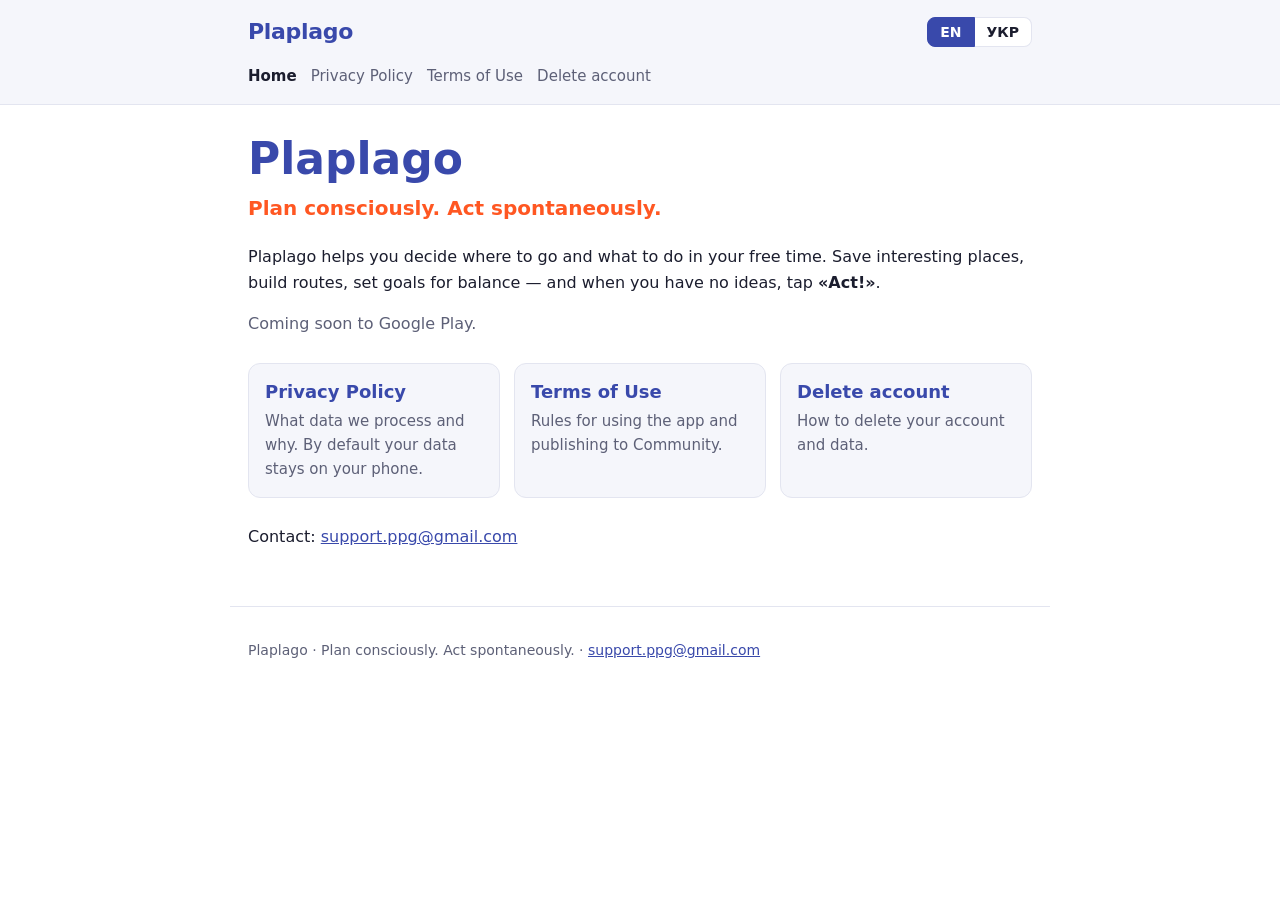
<file: index.html>
<!doctype html>
<html lang="en" data-lang="en">
<head>
<meta charset="utf-8">
<meta name="viewport" content="width=device-width, initial-scale=1">
<title>Plaplago · Plaplago</title>
<meta name="description" content="Plaplago — plan your free time: places, routes and goals.">
<link rel="stylesheet" href="style.css">
<script src="lang.js"></script>
</head>
<body>
<header class="top">
  <div class="wrap bar">
    <a class="brand" href="index.html" data-keep>Plaplago</a>
    <div class="switch" role="group" aria-label="Language">
      <button type="button" data-set="en">EN</button><button type="button" data-set="uk">УКР</button>
    </div>
  </div>
  <nav class="wrap nav"><span lang="en"><a href="index.html" class="on" data-keep>Home</a><a href="privacy.html" class="" data-keep>Privacy Policy</a><a href="terms.html" class="" data-keep>Terms of Use</a><a href="delete-account.html" class="" data-keep>Delete account</a></span><span lang="uk"><a href="index.html" class="on" data-keep>Головна</a><a href="privacy.html" class="" data-keep>Політика конфіденційності</a><a href="terms.html" class="" data-keep>Умови використання</a><a href="delete-account.html" class="" data-keep>Видалення акаунта</a></span></nav>
</header>
<main class="wrap">
<article lang="en">
<section class="hero">
<h1>Plaplago</h1>
<p class="tag">Plan consciously. Act spontaneously.</p>
<p>Plaplago helps you decide where to go and what to do in your free time. Save interesting places, build routes, set goals for balance — and when you have no ideas, tap <b>«Act!»</b>.</p>
<p class="soon">Coming soon to Google Play.</p>
</section>
<section class="cards">
<a class="card" href="privacy.html" data-keep><h2>Privacy Policy</h2><p>What data we process and why. By default your data stays on your phone.</p></a>
<a class="card" href="terms.html" data-keep><h2>Terms of Use</h2><p>Rules for using the app and publishing to Community.</p></a>
<a class="card" href="delete-account.html" data-keep><h2>Delete account</h2><p>How to delete your account and data.</p></a>
</section>
<p>Contact: <a href="mailto:support.ppg@gmail.com">support.ppg@gmail.com</a></p>
</article>
<article lang="uk">
<section class="hero">
<h1>Plaplago</h1>
<p class="tag">Плануй свідомо. Дій спонтанно.</p>
<p>Plaplago допомагає вирішити, куди піти і чим зайнятися у вільний час. Зберігай цікаві місця, складай маршрути, став цілі для балансу — а коли немає ідей, тисни <b>«ДІЙ!»</b>.</p>
<p class="soon">Незабаром у Google Play.</p>
</section>
<section class="cards">
<a class="card" href="privacy.html" data-keep><h2>Політика конфіденційності</h2><p>Які дані ми обробляємо і навіщо. За замовчуванням твої дані лишаються на телефоні.</p></a>
<a class="card" href="terms.html" data-keep><h2>Умови використання</h2><p>Правила користування застосунком і публікацій у «Спільноті».</p></a>
<a class="card" href="delete-account.html" data-keep><h2>Видалення акаунта</h2><p>Як видалити акаунт і дані.</p></a>
</section>
<p>Контакт: <a href="mailto:support.ppg@gmail.com">support.ppg@gmail.com</a></p>
</article>
</main>
<footer class="wrap foot">
  <p lang="en">Plaplago · Plan consciously. Act spontaneously. · <a href="mailto:support.ppg@gmail.com">support.ppg@gmail.com</a></p>
  <p lang="uk">Plaplago · Плануй свідомо. Дій спонтанно. · <a href="mailto:support.ppg@gmail.com">support.ppg@gmail.com</a></p>
</footer>
</body>
</html>
</file>
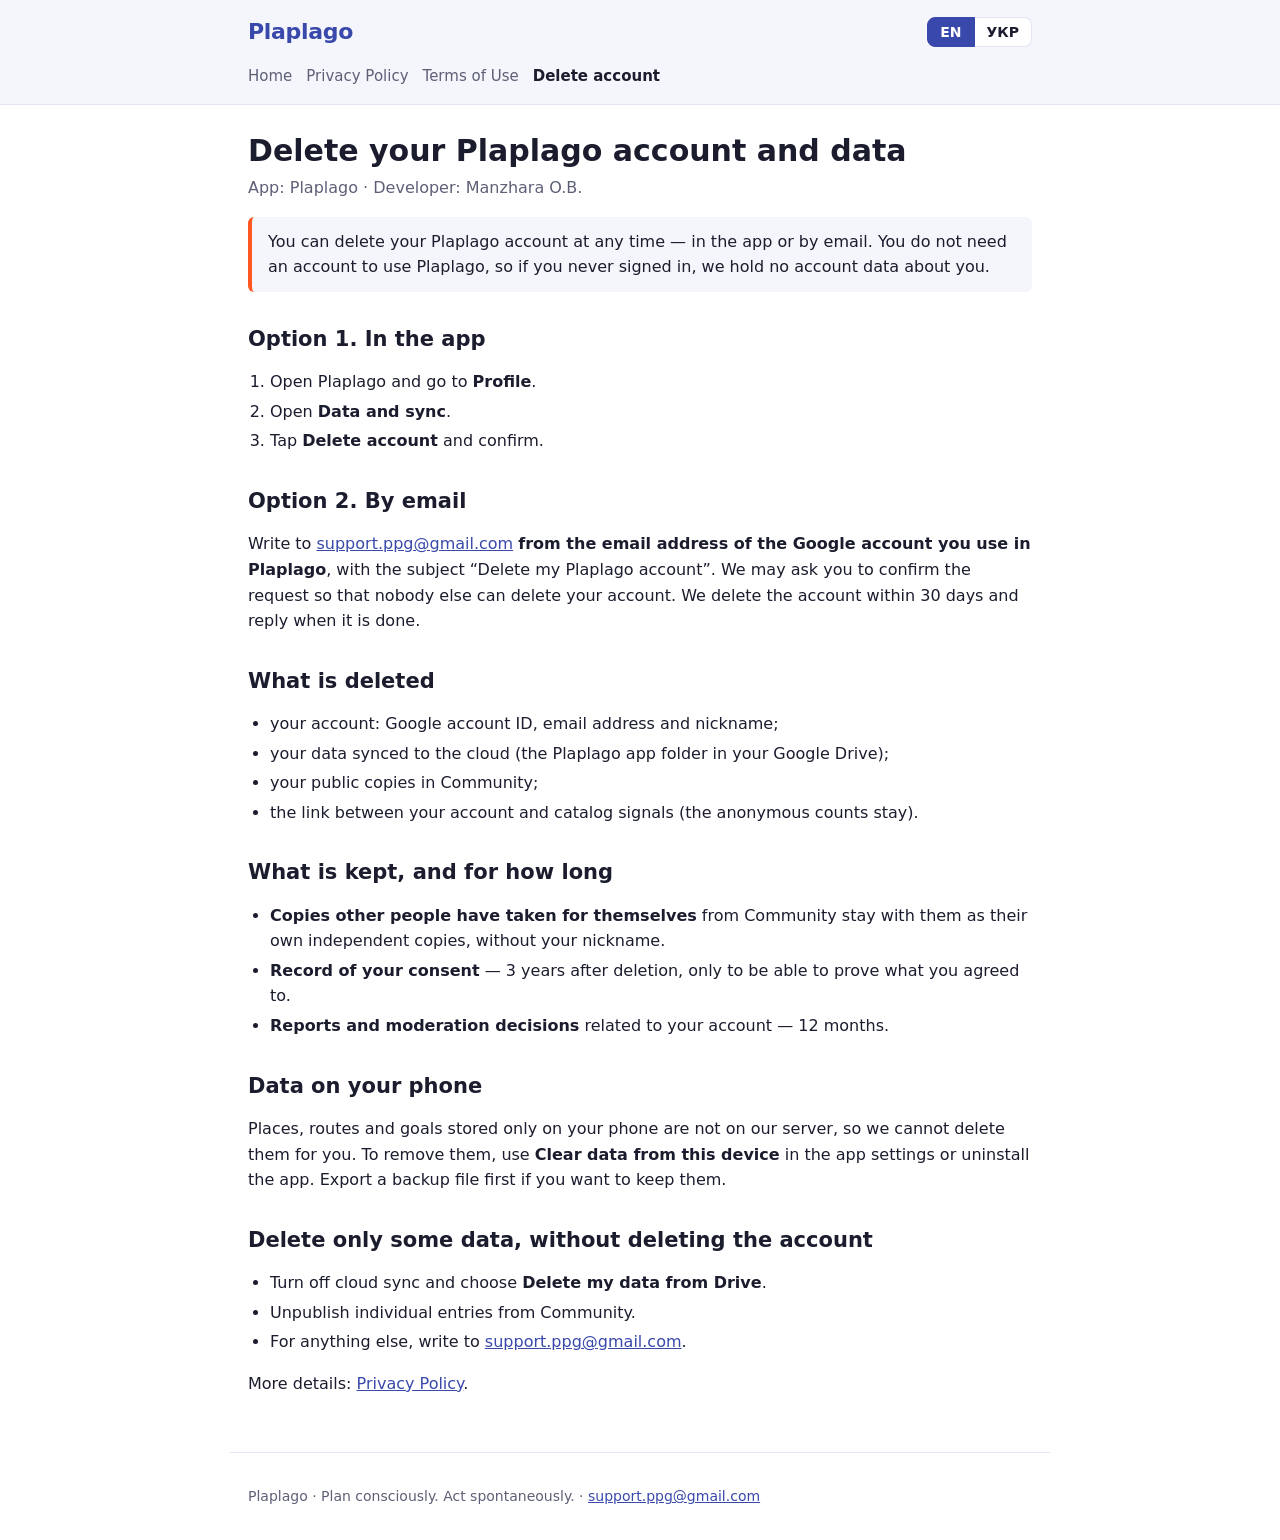
<file: delete-account.html>
<!doctype html>
<html lang="en" data-lang="en">
<head>
<meta charset="utf-8">
<meta name="viewport" content="width=device-width, initial-scale=1">
<title>Delete account · Plaplago</title>
<meta name="description" content="How to delete your Plaplago account and data.">
<link rel="stylesheet" href="style.css">
<script src="lang.js"></script>
</head>
<body>
<header class="top">
  <div class="wrap bar">
    <a class="brand" href="index.html" data-keep>Plaplago</a>
    <div class="switch" role="group" aria-label="Language">
      <button type="button" data-set="en">EN</button><button type="button" data-set="uk">УКР</button>
    </div>
  </div>
  <nav class="wrap nav"><span lang="en"><a href="index.html" class="" data-keep>Home</a><a href="privacy.html" class="" data-keep>Privacy Policy</a><a href="terms.html" class="" data-keep>Terms of Use</a><a href="delete-account.html" class="on" data-keep>Delete account</a></span><span lang="uk"><a href="index.html" class="" data-keep>Головна</a><a href="privacy.html" class="" data-keep>Політика конфіденційності</a><a href="terms.html" class="" data-keep>Умови використання</a><a href="delete-account.html" class="on" data-keep>Видалення акаунта</a></span></nav>
</header>
<main class="wrap">
<article lang="en">
<h1>Delete your Plaplago account and data</h1>
<p class="meta">App: Plaplago · Developer: Manzhara O.B.</p>
<p class="lead">You can delete your Plaplago account at any time — in the app or by email. You do not need an account to use Plaplago, so if you never signed in, we hold no account data about you.</p>

<h2>Option 1. In the app</h2>
<ol>
<li>Open Plaplago and go to <b>Profile</b>.</li>
<li>Open <b>Data and sync</b>.</li>
<li>Tap <b>Delete account</b> and confirm.</li>
</ol>

<h2>Option 2. By email</h2>
<p>Write to <a href="mailto:support.ppg@gmail.com">support.ppg@gmail.com</a> <b>from the email address of the Google account you use in Plaplago</b>, with the subject “Delete my Plaplago account”. We may ask you to confirm the request so that nobody else can delete your account. We delete the account within 30 days and reply when it is done.</p>

<h2>What is deleted</h2>
<ul>
<li>your account: Google account ID, email address and nickname;</li>
<li>your data synced to the cloud (the Plaplago app folder in your Google Drive);</li>
<li>your public copies in Community;</li>
<li>the link between your account and catalog signals (the anonymous counts stay).</li>
</ul>

<h2>What is kept, and for how long</h2>
<ul>
<li><b>Copies other people have taken for themselves</b> from Community stay with them as their own independent copies, without your nickname.</li>
<li><b>Record of your consent</b> — 3 years after deletion, only to be able to prove what you agreed to.</li>
<li><b>Reports and moderation decisions</b> related to your account — 12 months.</li>
</ul>

<h2>Data on your phone</h2>
<p>Places, routes and goals stored only on your phone are not on our server, so we cannot delete them for you. To remove them, use <b>Clear data from this device</b> in the app settings or uninstall the app. Export a backup file first if you want to keep them.</p>

<h2>Delete only some data, without deleting the account</h2>
<ul>
<li>Turn off cloud sync and choose <b>Delete my data from Drive</b>.</li>
<li>Unpublish individual entries from Community.</li>
<li>For anything else, write to <a href="mailto:support.ppg@gmail.com">support.ppg@gmail.com</a>.</li>
</ul>
<p>More details: <a href="privacy.html" data-keep>Privacy Policy</a>.</p>
</article>
<article lang="uk">
<h1>Видалення акаунта Plaplago і даних</h1>
<p class="meta">Застосунок: Plaplago · Розробник: Манжара О.Б.</p>
<p class="lead">Видалити акаунт Plaplago можна будь-коли — у застосунку або листом. Користуватися Plaplago можна без акаунта, тож якщо ти ніколи не входив, жодних даних акаунта про тебе в нас немає.</p>

<h2>Спосіб 1. У застосунку</h2>
<ol>
<li>Відкрий Plaplago і перейди в <b>Профіль</b>.</li>
<li>Відкрий <b>Дані й синхронізація</b>.</li>
<li>Натисни <b>Видалити акаунт</b> і підтверди.</li>
</ol>

<h2>Спосіб 2. Листом</h2>
<p>Напиши на <a href="mailto:support.ppg@gmail.com">support.ppg@gmail.com</a> <b>з адреси Google-акаунта, яким користуєшся в Plaplago</b>, з темою «Delete my Plaplago account» (можна й українською: «Видалити мій акаунт Plaplago»). Ми можемо попросити підтвердити запит, щоб ніхто інший не видалив твій акаунт. Акаунт видаляємо протягом 30 днів і відповідаємо, коли все зроблено.</p>

<h2>Що видаляється</h2>
<ul>
<li>твій акаунт: ідентифікатор Google-акаунта, email і нікнейм;</li>
<li>синхронізовані дані (папка застосунку Plaplago на твоєму Google Диску);</li>
<li>твої публічні копії в «Спільноті»;</li>
<li>зв'язок між твоїм акаунтом і сигналами каталогу (анонімні лічильники лишаються).</li>
</ul>

<h2>Що зберігається і скільки</h2>
<ul>
<li><b>Копії, які інші люди взяли собі</b> зі «Спільноти», лишаються в них як їхні самостійні копії, без твого нікнейму.</li>
<li><b>Запис про згоду</b> — 3 роки після видалення, лише щоб можна було довести, з чим ти погодився.</li>
<li><b>Скарги й рішення модерації</b>, пов'язані з акаунтом, — 12 місяців.</li>
</ul>

<h2>Дані на телефоні</h2>
<p>Місця, маршрути й цілі, які зберігаються лише на телефоні, не потрапляють на наш сервер, тож ми не можемо видалити їх за тебе. Щоб прибрати їх, скористайся пунктом <b>Стерти дані з пристрою</b> в налаштуваннях або видали застосунок. Якщо хочеш зберегти їх, спершу зроби копію у файл.</p>

<h2>Видалити лише частину даних, не видаляючи акаунт</h2>
<ul>
<li>Вимкни синхронізацію і обери <b>Видалити мої дані з Диска</b>.</li>
<li>Зніми окремі записи з публікації в «Спільноті».</li>
<li>З усім іншим пиши на <a href="mailto:support.ppg@gmail.com">support.ppg@gmail.com</a>.</li>
</ul>
<p>Детальніше: <a href="privacy.html" data-keep>Політика конфіденційності</a>.</p>
</article>
</main>
<footer class="wrap foot">
  <p lang="en">Plaplago · Plan consciously. Act spontaneously. · <a href="mailto:support.ppg@gmail.com">support.ppg@gmail.com</a></p>
  <p lang="uk">Plaplago · Плануй свідомо. Дій спонтанно. · <a href="mailto:support.ppg@gmail.com">support.ppg@gmail.com</a></p>
</footer>
</body>
</html>
</file>
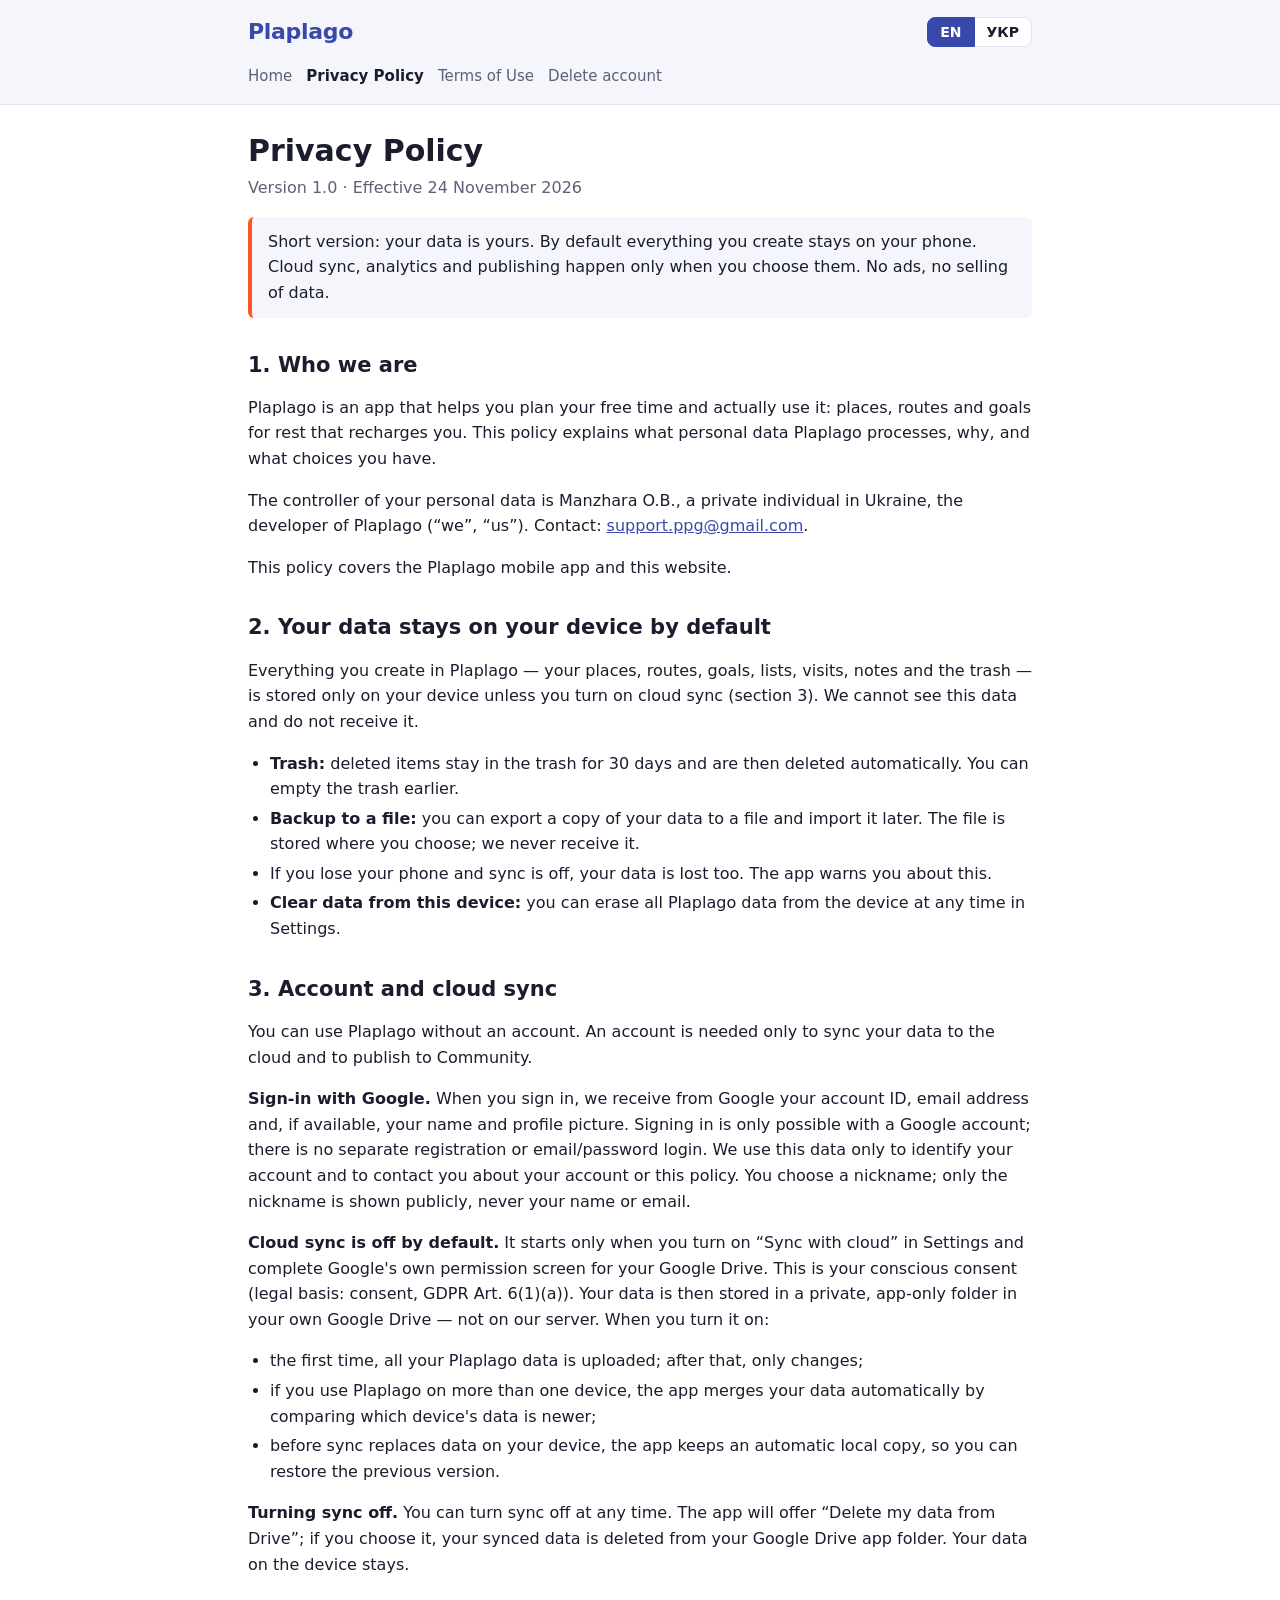
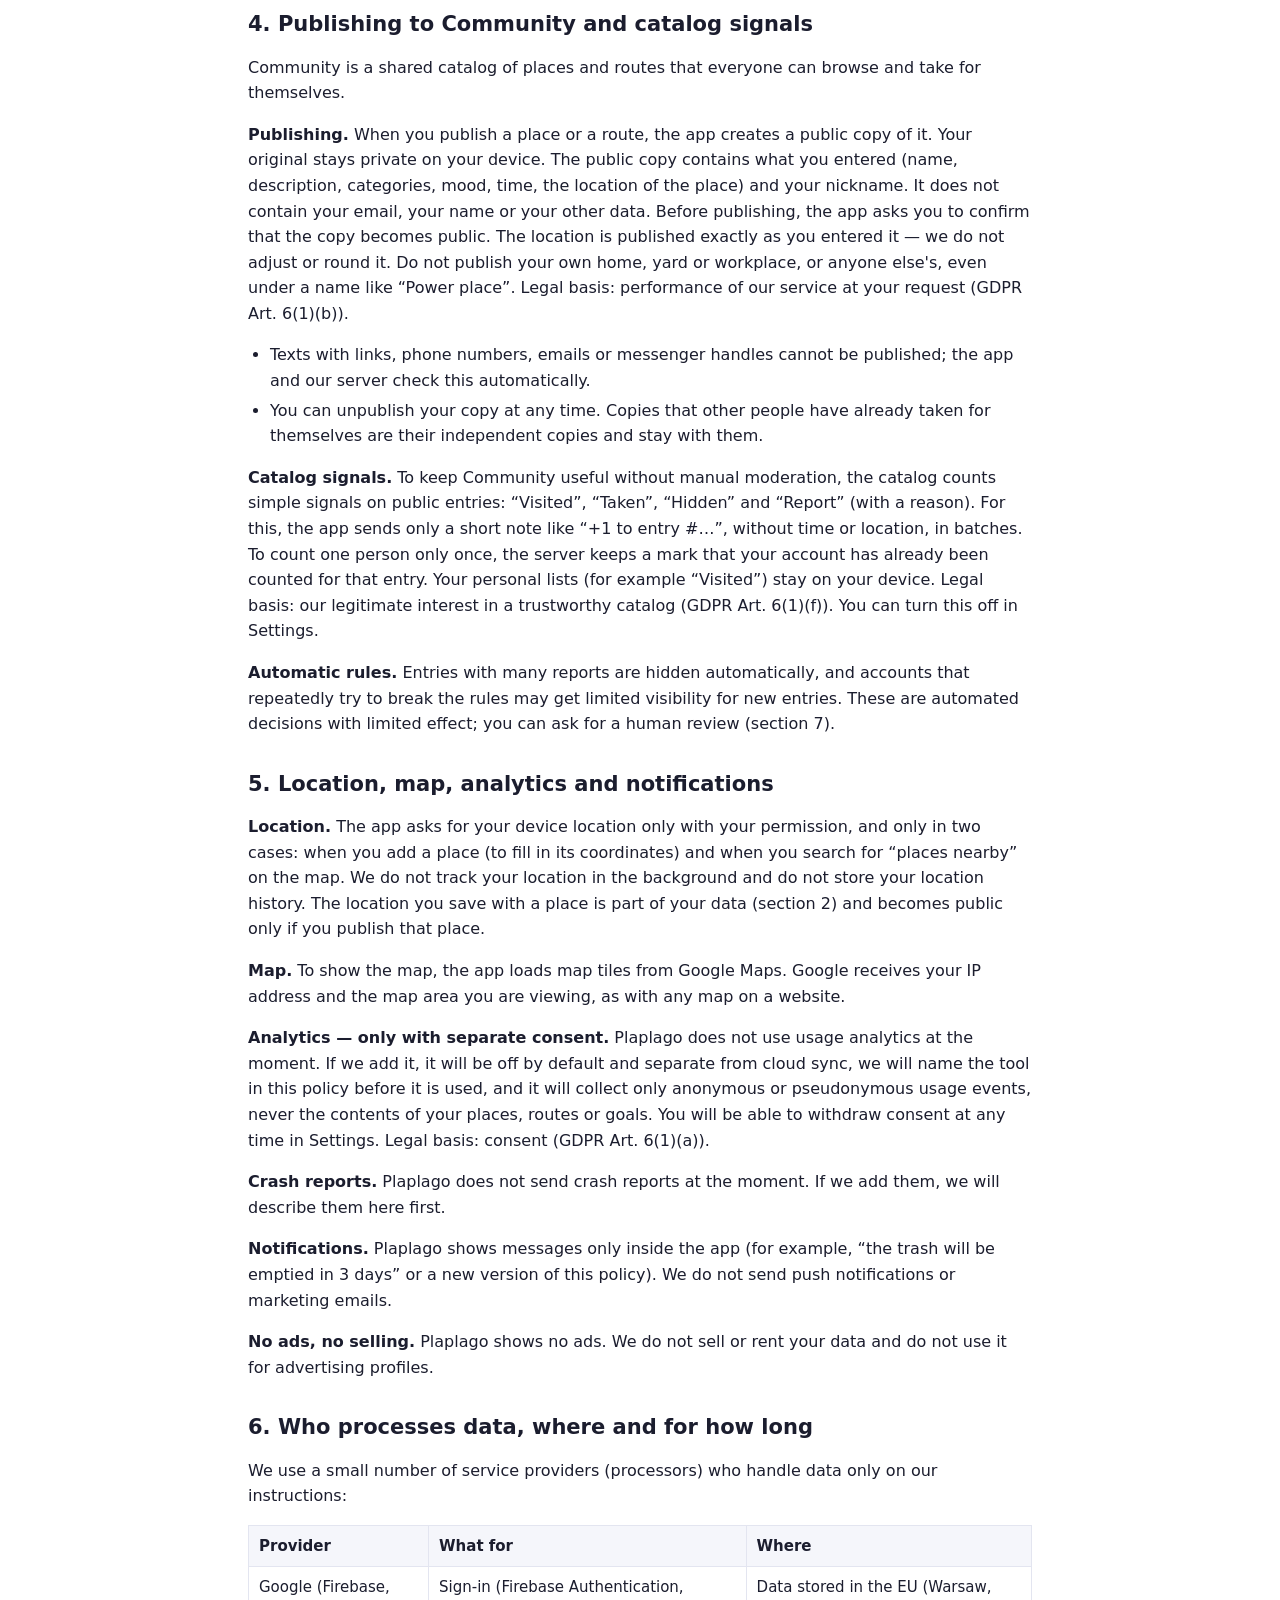
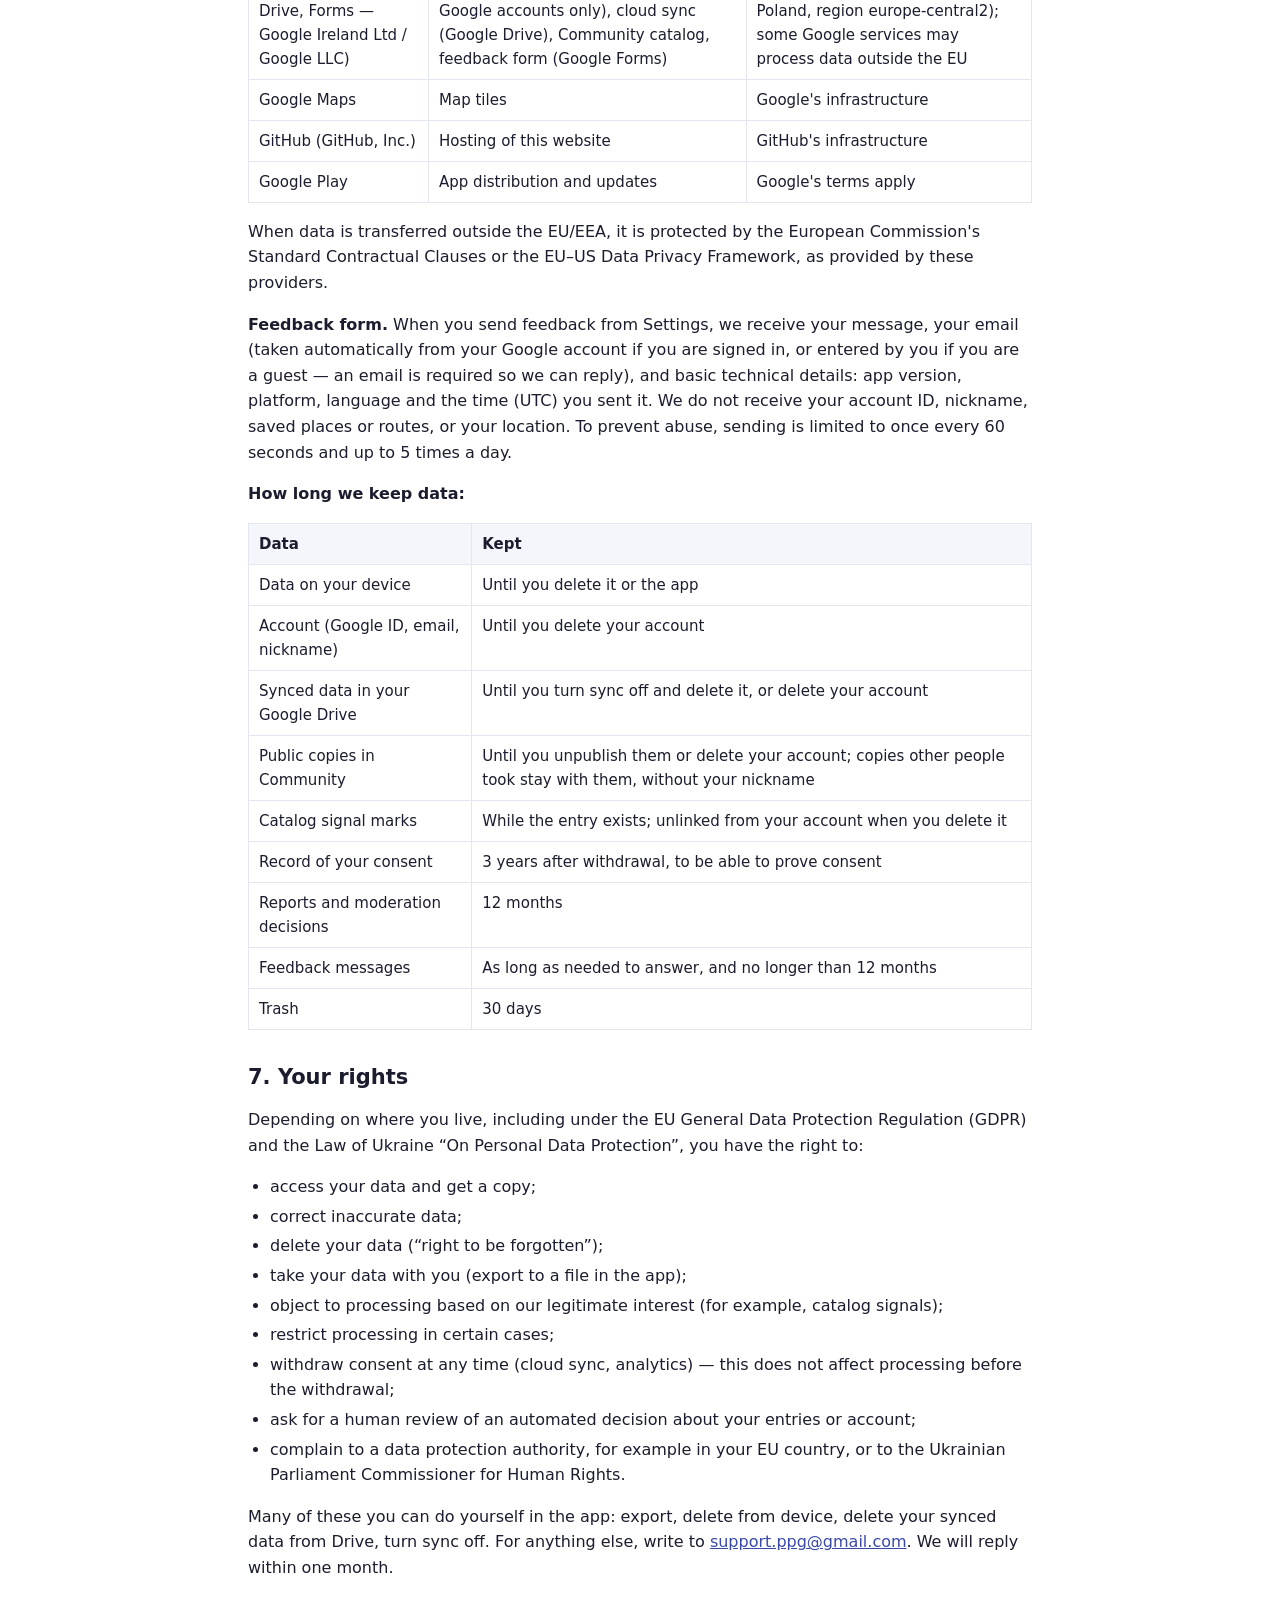
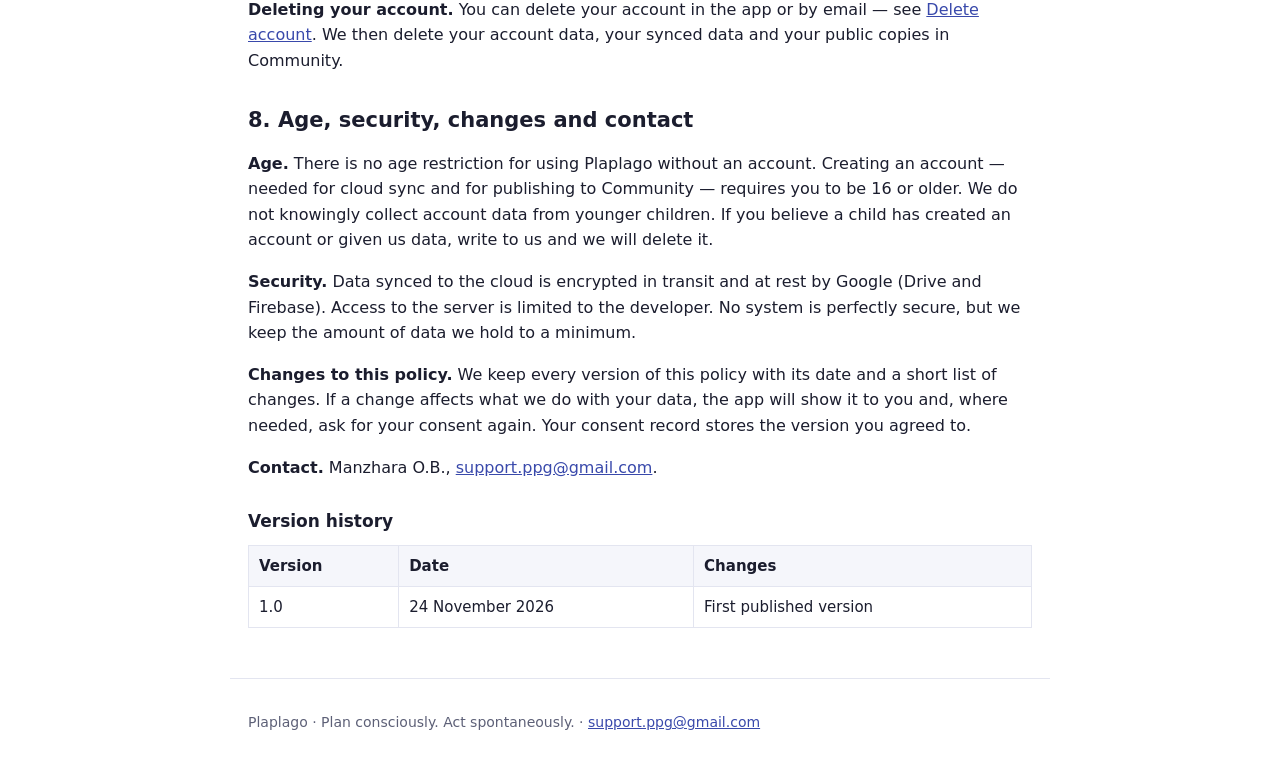
<file: privacy.html>
<!doctype html>
<html lang="en" data-lang="en">
<head>
<meta charset="utf-8">
<meta name="viewport" content="width=device-width, initial-scale=1">
<title>Privacy Policy · Plaplago</title>
<meta name="description" content="Plaplago Privacy Policy: what data we process, why, and your choices.">
<link rel="stylesheet" href="style.css">
<script src="lang.js"></script>
</head>
<body>
<header class="top">
  <div class="wrap bar">
    <a class="brand" href="index.html" data-keep>Plaplago</a>
    <div class="switch" role="group" aria-label="Language">
      <button type="button" data-set="en">EN</button><button type="button" data-set="uk">УКР</button>
    </div>
  </div>
  <nav class="wrap nav"><span lang="en"><a href="index.html" class="" data-keep>Home</a><a href="privacy.html" class="on" data-keep>Privacy Policy</a><a href="terms.html" class="" data-keep>Terms of Use</a><a href="delete-account.html" class="" data-keep>Delete account</a></span><span lang="uk"><a href="index.html" class="" data-keep>Головна</a><a href="privacy.html" class="on" data-keep>Політика конфіденційності</a><a href="terms.html" class="" data-keep>Умови використання</a><a href="delete-account.html" class="" data-keep>Видалення акаунта</a></span></nav>
</header>
<main class="wrap">
<article lang="en">
<h1>Privacy Policy</h1>
<p class="meta">Version 1.0 · Effective 24 November 2026</p>
<p class="lead">Short version: your data is yours. By default everything you create stays on your phone. Cloud sync, analytics and publishing happen only when you choose them. No ads, no selling of data.</p>

<h2>1. Who we are</h2>
<p>Plaplago is an app that helps you plan your free time and actually use it: places, routes and goals for rest that recharges you. This policy explains what personal data Plaplago processes, why, and what choices you have.</p>
<p>The controller of your personal data is Manzhara O.B., a private individual in Ukraine, the developer of Plaplago (“we”, “us”). Contact: <a href="mailto:support.ppg@gmail.com">support.ppg@gmail.com</a>.</p>
<p>This policy covers the Plaplago mobile app and this website.</p>

<h2>2. Your data stays on your device by default</h2>
<p>Everything you create in Plaplago — your places, routes, goals, lists, visits, notes and the trash — is stored only on your device unless you turn on cloud sync (section 3). We cannot see this data and do not receive it.</p>
<ul>
<li><b>Trash:</b> deleted items stay in the trash for 30 days and are then deleted automatically. You can empty the trash earlier.</li>
<li><b>Backup to a file:</b> you can export a copy of your data to a file and import it later. The file is stored where you choose; we never receive it.</li>
<li>If you lose your phone and sync is off, your data is lost too. The app warns you about this.</li>
<li><b>Clear data from this device:</b> you can erase all Plaplago data from the device at any time in Settings.</li>
</ul>

<h2>3. Account and cloud sync</h2>
<p>You can use Plaplago without an account. An account is needed only to sync your data to the cloud and to publish to Community.</p>
<p><b>Sign-in with Google.</b> When you sign in, we receive from Google your account ID, email address and, if available, your name and profile picture. Signing in is only possible with a Google account; there is no separate registration or email/password login. We use this data only to identify your account and to contact you about your account or this policy. You choose a nickname; only the nickname is shown publicly, never your name or email.</p>
<p><b>Cloud sync is off by default.</b> It starts only when you turn on “Sync with cloud” in Settings and complete Google's own permission screen for your Google Drive. This is your conscious consent (legal basis: consent, GDPR Art. 6(1)(a)). Your data is then stored in a private, app-only folder in your own Google Drive — not on our server. When you turn it on:</p>
<ul>
<li>the first time, all your Plaplago data is uploaded; after that, only changes;</li>
<li>if you use Plaplago on more than one device, the app merges your data automatically by comparing which device's data is newer;</li>
<li>before sync replaces data on your device, the app keeps an automatic local copy, so you can restore the previous version.</li>
</ul>
<p><b>Turning sync off.</b> You can turn sync off at any time. The app will offer “Delete my data from Drive”; if you choose it, your synced data is deleted from your Google Drive app folder. Your data on the device stays.</p>

<h2>4. Publishing to Community and catalog signals</h2>
<p>Community is a shared catalog of places and routes that everyone can browse and take for themselves.</p>
<p><b>Publishing.</b> When you publish a place or a route, the app creates a public copy of it. Your original stays private on your device. The public copy contains what you entered (name, description, categories, mood, time, the location of the place) and your nickname. It does not contain your email, your name or your other data. Before publishing, the app asks you to confirm that the copy becomes public. The location is published exactly as you entered it — we do not adjust or round it. Do not publish your own home, yard or workplace, or anyone else's, even under a name like “Power place”. Legal basis: performance of our service at your request (GDPR Art. 6(1)(b)).</p>
<ul>
<li>Texts with links, phone numbers, emails or messenger handles cannot be published; the app and our server check this automatically.</li>
<li>You can unpublish your copy at any time. Copies that other people have already taken for themselves are their independent copies and stay with them.</li>
</ul>
<p><b>Catalog signals.</b> To keep Community useful without manual moderation, the catalog counts simple signals on public entries: “Visited”, “Taken”, “Hidden” and “Report” (with a reason). For this, the app sends only a short note like “+1 to entry #…”, without time or location, in batches. To count one person only once, the server keeps a mark that your account has already been counted for that entry. Your personal lists (for example “Visited”) stay on your device. Legal basis: our legitimate interest in a trustworthy catalog (GDPR Art. 6(1)(f)). You can turn this off in Settings.</p>
<p><b>Automatic rules.</b> Entries with many reports are hidden automatically, and accounts that repeatedly try to break the rules may get limited visibility for new entries. These are automated decisions with limited effect; you can ask for a human review (section 7).</p>

<h2>5. Location, map, analytics and notifications</h2>
<p><b>Location.</b> The app asks for your device location only with your permission, and only in two cases: when you add a place (to fill in its coordinates) and when you search for “places nearby” on the map. We do not track your location in the background and do not store your location history. The location you save with a place is part of your data (section 2) and becomes public only if you publish that place.</p>
<p><b>Map.</b> To show the map, the app loads map tiles from Google Maps. Google receives your IP address and the map area you are viewing, as with any map on a website.</p>
<p><b>Analytics — only with separate consent.</b> Plaplago does not use usage analytics at the moment. If we add it, it will be off by default and separate from cloud sync, we will name the tool in this policy before it is used, and it will collect only anonymous or pseudonymous usage events, never the contents of your places, routes or goals. You will be able to withdraw consent at any time in Settings. Legal basis: consent (GDPR Art. 6(1)(a)).</p>
<p><b>Crash reports.</b> Plaplago does not send crash reports at the moment. If we add them, we will describe them here first.</p>
<p><b>Notifications.</b> Plaplago shows messages only inside the app (for example, “the trash will be emptied in 3 days” or a new version of this policy). We do not send push notifications or marketing emails.</p>
<p><b>No ads, no selling.</b> Plaplago shows no ads. We do not sell or rent your data and do not use it for advertising profiles.</p>

<h2>6. Who processes data, where and for how long</h2>
<p>We use a small number of service providers (processors) who handle data only on our instructions:</p>
<div class="tbl"><table>
<tr><th>Provider</th><th>What for</th><th>Where</th></tr>
<tr><td>Google (Firebase, Drive, Forms — Google Ireland Ltd / Google LLC)</td><td>Sign-in (Firebase Authentication, Google accounts only), cloud sync (Google Drive), Community catalog, feedback form (Google Forms)</td><td>Data stored in the EU (Warsaw, Poland, region europe-central2); some Google services may process data outside the EU</td></tr>
<tr><td>Google Maps</td><td>Map tiles</td><td>Google's infrastructure</td></tr>
<tr><td>GitHub (GitHub, Inc.)</td><td>Hosting of this website</td><td>GitHub's infrastructure</td></tr>
<tr><td>Google Play</td><td>App distribution and updates</td><td>Google's terms apply</td></tr>
</table></div>
<p>When data is transferred outside the EU/EEA, it is protected by the European Commission's Standard Contractual Clauses or the EU–US Data Privacy Framework, as provided by these providers.</p>
<p><b>Feedback form.</b> When you send feedback from Settings, we receive your message, your email (taken automatically from your Google account if you are signed in, or entered by you if you are a guest — an email is required so we can reply), and basic technical details: app version, platform, language and the time (UTC) you sent it. We do not receive your account ID, nickname, saved places or routes, or your location. To prevent abuse, sending is limited to once every 60 seconds and up to 5 times a day.</p>
<p><b>How long we keep data:</b></p>
<div class="tbl"><table>
<tr><th>Data</th><th>Kept</th></tr>
<tr><td>Data on your device</td><td>Until you delete it or the app</td></tr>
<tr><td>Account (Google ID, email, nickname)</td><td>Until you delete your account</td></tr>
<tr><td>Synced data in your Google Drive</td><td>Until you turn sync off and delete it, or delete your account</td></tr>
<tr><td>Public copies in Community</td><td>Until you unpublish them or delete your account; copies other people took stay with them, without your nickname</td></tr>
<tr><td>Catalog signal marks</td><td>While the entry exists; unlinked from your account when you delete it</td></tr>
<tr><td>Record of your consent</td><td>3 years after withdrawal, to be able to prove consent</td></tr>
<tr><td>Reports and moderation decisions</td><td>12 months</td></tr>
<tr><td>Feedback messages</td><td>As long as needed to answer, and no longer than 12 months</td></tr>
<tr><td>Trash</td><td>30 days</td></tr>
</table></div>

<h2>7. Your rights</h2>
<p>Depending on where you live, including under the EU General Data Protection Regulation (GDPR) and the Law of Ukraine “On Personal Data Protection”, you have the right to:</p>
<ul>
<li>access your data and get a copy;</li>
<li>correct inaccurate data;</li>
<li>delete your data (“right to be forgotten”);</li>
<li>take your data with you (export to a file in the app);</li>
<li>object to processing based on our legitimate interest (for example, catalog signals);</li>
<li>restrict processing in certain cases;</li>
<li>withdraw consent at any time (cloud sync, analytics) — this does not affect processing before the withdrawal;</li>
<li>ask for a human review of an automated decision about your entries or account;</li>
<li>complain to a data protection authority, for example in your EU country, or to the Ukrainian Parliament Commissioner for Human Rights.</li>
</ul>
<p>Many of these you can do yourself in the app: export, delete from device, delete your synced data from Drive, turn sync off. For anything else, write to <a href="mailto:support.ppg@gmail.com">support.ppg@gmail.com</a>. We will reply within one month.</p>
<p><b>Deleting your account.</b> You can delete your account in the app or by email — see <a href="delete-account.html" data-keep>Delete account</a>. We then delete your account data, your synced data and your public copies in Community.</p>

<h2>8. Age, security, changes and contact</h2>
<p><b>Age.</b> There is no age restriction for using Plaplago without an account. Creating an account — needed for cloud sync and for publishing to Community — requires you to be 16 or older. We do not knowingly collect account data from younger children. If you believe a child has created an account or given us data, write to us and we will delete it.</p>
<p><b>Security.</b> Data synced to the cloud is encrypted in transit and at rest by Google (Drive and Firebase). Access to the server is limited to the developer. No system is perfectly secure, but we keep the amount of data we hold to a minimum.</p>
<p><b>Changes to this policy.</b> We keep every version of this policy with its date and a short list of changes. If a change affects what we do with your data, the app will show it to you and, where needed, ask for your consent again. Your consent record stores the version you agreed to.</p>
<p><b>Contact.</b> Manzhara O.B., <a href="mailto:support.ppg@gmail.com">support.ppg@gmail.com</a>.</p>

<h3>Version history</h3>
<div class="tbl"><table>
<tr><th>Version</th><th>Date</th><th>Changes</th></tr>
<tr><td>1.0</td><td>24 November 2026</td><td>First published version</td></tr>
</table></div>
</article>
<article lang="uk">
<h1>Політика конфіденційності</h1>
<p class="meta">Версія 1.0 · Чинна з 24 листопада 2026</p>
<p class="lead">Коротко: твої дані — твої. За замовчуванням усе, що ти створюєш, лишається на твоєму телефоні. Синхронізація з хмарою, аналітика і публікації відбуваються лише тоді, коли ти сам їх обираєш. Без реклами і без продажу даних.</p>

<h2>1. Хто ми</h2>
<p>Plaplago — це застосунок, який допомагає планувати вільний час і справді його використовувати: місця, маршрути й цілі для відпочинку, який відновлює. Ця політика пояснює, які персональні дані обробляє Plaplago, навіщо і який у тебе вибір.</p>
<p>Власник (контролер) персональних даних — Манжара О.Б., фізична особа в Україні, розробник Plaplago («ми»). Контакт: <a href="mailto:support.ppg@gmail.com">support.ppg@gmail.com</a>.</p>
<p>Політика стосується мобільного застосунку Plaplago і цього сайту.</p>

<h2>2. За замовчуванням дані лишаються на твоєму пристрої</h2>
<p>Усе, що ти створюєш у Plaplago — місця, маршрути, цілі, списки, відвідування, нотатки і кошик, — зберігається лише на твоєму пристрої, якщо ти не увімкнеш синхронізацію (розділ 3). Ми цих даних не бачимо і не отримуємо.</p>
<ul>
<li><b>Кошик:</b> видалене лежить у кошику 30 днів, потім видаляється автоматично. Очистити кошик можна раніше.</li>
<li><b>Копія у файл:</b> можна зберегти копію даних у файл і потім імпортувати. Файл лежить там, де ти обереш; ми його не отримуємо.</li>
<li>Якщо втратиш телефон, а синхронізацію вимкнено, дані зникнуть разом із ним. Застосунок про це попереджає.</li>
<li><b>Стерти дані з пристрою:</b> у налаштуваннях можна будь-коли видалити всі дані Plaplago з пристрою.</li>
</ul>

<h2>3. Акаунт і синхронізація з хмарою</h2>
<p>Plaplago можна використовувати без акаунта. Акаунт потрібен лише для синхронізації з хмарою і публікації в «Спільноті».</p>
<p><b>Вхід через Google.</b> Під час входу ми отримуємо від Google ідентифікатор акаунта, email і, якщо є, ім'я та фото профілю. Увійти можна лише через Google-акаунт; окремої реєстрації чи входу через email і пароль немає. Ці дані ми використовуємо лише, щоб визначити твій акаунт і написати тобі щодо акаунта чи цієї політики. Ти обираєш нікнейм: публічно показується лише він, ніколи не ім'я чи email.</p>
<p><b>Синхронізація за замовчуванням вимкнена.</b> Вона починається, лише коли ти вмикаєш «Синхронізувати з хмарою» у налаштуваннях і проходиш власний екран дозволу Google для твого Google Диска. Це твоя свідома згода (підстава: згода, ст. 6(1)(a) GDPR). Твої дані зберігаються в приватній папці застосунку на твоєму власному Google Диску, а не на нашому сервері. Коли ти її вмикаєш:</p>
<ul>
<li>уперше вивантажуються всі твої дані, далі — лише зміни;</li>
<li>якщо ти користуєшся Plaplago на кількох пристроях, застосунок автоматично об'єднує дані, порівнюючи, на якому пристрої вони новіші;</li>
<li>перш ніж синхронізація замінить дані на пристрої, застосунок робить автоматичну локальну копію, щоб можна було відновити попередню версію.</li>
</ul>
<p><b>Вимкнення синхронізації.</b> Вимкнути можна будь-коли. Застосунок запропонує «Видалити мої дані з Диска»; якщо обереш це, синхронізовані дані видаляться з твоєї папки застосунку на Google Диску. Дані на пристрої лишаються.</p>

<h2>4. Публікації в «Спільноті» і сигнали каталогу</h2>
<p>«Спільнота» — спільний каталог місць і маршрутів, який кожен може переглядати й брати собі.</p>
<p><b>Публікація.</b> Коли ти публікуєш місце чи маршрут, застосунок створює його публічну копію. Оригінал лишається приватним на твоєму пристрої. Публічна копія містить те, що ти ввів (назва, опис, категорії, настрій, час, розташування місця), і твій нікнейм. Email, ім'я та інші твої дані туди не потрапляють. Перед публікацією застосунок просить підтвердити, що копія стане публічною. Місцезнаходження публікується рівно таким, як ти ввів — ми його не змінюємо і не округляємо. Не публікуй свій дім, двір або роботу, а також дім, двір або роботу іншої людини, навіть під назвою «Місце сили». Підстава: надання нашого сервісу на твій запит (ст. 6(1)(b) GDPR).</p>
<ul>
<li>Тексти з посиланнями, телефонами, email чи ніками в месенджерах опублікувати не можна: застосунок і сервер перевіряють це автоматично.</li>
<li>Зняти свою копію з публікації можна будь-коли. Копії, які інші люди вже взяли собі, — це їхні самостійні копії, вони лишаються в них.</li>
</ul>
<p><b>Сигнали каталогу.</b> Щоб «Спільнота» лишалася корисною без ручної модерації, каталог рахує прості сигнали до публічних записів: «Відвідав», «Взяв собі», «Приховав» і «Скарга» (з причиною). Для цього застосунок надсилає лише коротке «+1 до запису №…», без часу та місця, пачками. Щоб одна людина рахувалась один раз, сервер зберігає позначку, що твій акаунт уже врахований для цього запису. Особисті списки (наприклад, «Відвідані») лишаються на пристрої. Підстава: наш законний інтерес у надійному каталозі (ст. 6(1)(f) GDPR). Вимкнути це можна в налаштуваннях.</p>
<p><b>Автоматичні правила.</b> Записи з багатьма скаргами ховаються автоматично, а акаунти, які неодноразово намагаються порушити правила, можуть отримати обмежену видимість нових записів. Це автоматичні рішення з обмеженим впливом; можна попросити перегляд людиною (розділ 7).</p>

<h2>5. Геолокація, карта, аналітика і повідомлення</h2>
<p><b>Геолокація.</b> Застосунок просить доступ до місцезнаходження лише з твого дозволу і лише у двох випадках: коли ти додаєш місце (щоб заповнити координати) і коли шукаєш «місця поруч» на карті. Ми не відстежуємо твоє місцезнаходження у фоні і не зберігаємо історію переміщень. Координати, збережені з місцем, — частина твоїх даних (розділ 2) і стають публічними, лише якщо ти опублікуєш це місце.</p>
<p><b>Карта.</b> Щоб показати карту, застосунок завантажує фрагменти карти від Google Maps. Google отримує твою IP-адресу і ділянку карти, яку ти переглядаєш, як і з будь-якою картою на сайті.</p>
<p><b>Аналітика — лише за окремою згодою.</b> Зараз Plaplago не використовує аналітику. Якщо ми її додамо, вона буде за замовчуванням вимкнена і окрема від синхронізації; ми назвемо інструмент у цій політиці до початку використання, і він збиратиме лише анонімні або псевдонімні події використання, ніколи не вміст твоїх місць, маршрутів чи цілей. Згоду можна буде відкликати будь-коли в налаштуваннях. Підстава: згода (ст. 6(1)(a) GDPR).</p>
<p><b>Звіти про збої.</b> Зараз Plaplago не надсилає звітів про збої. Якщо ми їх додамо, спершу опишемо тут.</p>
<p><b>Повідомлення.</b> Plaplago показує повідомлення лише всередині застосунку (наприклад, «кошик очиститься через 3 дні» або нова версія політики). Ми не надсилаємо push-повідомлень і рекламних листів.</p>
<p><b>Без реклами і продажу даних.</b> У Plaplago немає реклами. Ми не продаємо і не здаємо в оренду твої дані та не створюємо з них рекламних профілів.</p>

<h2>6. Хто обробляє дані, де і як довго</h2>
<p>Ми користуємося невеликою кількістю постачальників послуг (обробників), які працюють з даними лише за нашими інструкціями:</p>
<div class="tbl"><table>
<tr><th>Постачальник</th><th>Для чого</th><th>Де</th></tr>
<tr><td>Google (Firebase, Drive, Forms — Google Ireland Ltd / Google LLC)</td><td>Вхід (Firebase Authentication, лише Google-акаунти), синхронізація (Google Диск), каталог «Спільнота», форма відгуку (Google Forms)</td><td>Дані зберігаються в ЄС (Варшава, Польща, регіон europe-central2); деякі сервіси Google можуть обробляти дані за межами ЄС</td></tr>
<tr><td>Google Maps</td><td>Фрагменти карти</td><td>Інфраструктура Google</td></tr>
<tr><td>GitHub (GitHub, Inc.)</td><td>Хостинг цього сайту</td><td>Інфраструктура GitHub</td></tr>
<tr><td>Google Play</td><td>Поширення й оновлення застосунку</td><td>Діють умови Google</td></tr>
</table></div>
<p>Якщо дані передаються за межі ЄС/ЄЕЗ, їх захищають стандартні договірні умови Єврокомісії або Рамкова програма захисту даних ЄС–США, як це забезпечують ці постачальники.</p>
<p><b>Форма відгуку.</b> Коли надсилаєш відгук з налаштувань, ми отримуємо твоє повідомлення, твою email-адресу (автоматично береться з Google-акаунта, якщо ти увійшов, або вводиться тобою, якщо ти гість — пошта потрібна, щоб ми могли відповісти) і базові технічні дані: версію застосунку, платформу, мову і час надсилання (UTC). Ми не отримуємо твій ідентифікатор акаунта, нікнейм, збережені місця чи маршрути або твоє місцезнаходження. Щоб запобігти зловживанням, надсилати можна не частіше ніж раз на 60 секунд і до 5 разів на день.</p>
<p><b>Як довго ми зберігаємо дані:</b></p>
<div class="tbl"><table>
<tr><th>Дані</th><th>Строк</th></tr>
<tr><td>Дані на пристрої</td><td>Доки ти їх або застосунок не видалиш</td></tr>
<tr><td>Акаунт (Google ID, email, нікнейм)</td><td>До видалення акаунта</td></tr>
<tr><td>Синхронізовані дані на твоєму Google Диску</td><td>Доки не вимкнеш синхронізацію і не видалиш їх або не видалиш акаунт</td></tr>
<tr><td>Публічні копії в «Спільноті»</td><td>Доки не знімеш їх з публікації або не видалиш акаунт; копії, які взяли інші, лишаються в них без твого нікнейму</td></tr>
<tr><td>Позначки сигналів каталогу</td><td>Поки існує запис; після видалення акаунта відв'язуються від нього</td></tr>
<tr><td>Запис про згоду</td><td>3 роки після відкликання, щоб можна було довести згоду</td></tr>
<tr><td>Скарги й рішення модерації</td><td>12 місяців</td></tr>
<tr><td>Повідомлення з форми відгуку</td><td>Скільки потрібно для відповіді, але не довше 12 місяців</td></tr>
<tr><td>Кошик</td><td>30 днів</td></tr>
</table></div>

<h2>7. Твої права</h2>
<p>Залежно від того, де ти живеш, зокрема за Загальним регламентом ЄС про захист даних (GDPR) і Законом України «Про захист персональних даних», ти маєш право:</p>
<ul>
<li>отримати доступ до своїх даних і їхню копію;</li>
<li>виправити неточні дані;</li>
<li>видалити свої дані («право бути забутим»);</li>
<li>забрати свої дані (експорт у файл у застосунку);</li>
<li>заперечити проти обробки на підставі нашого законного інтересу (наприклад, сигнали каталогу);</li>
<li>обмежити обробку в певних випадках;</li>
<li>відкликати згоду будь-коли (синхронізація, аналітика) — це не впливає на обробку до відкликання;</li>
<li>попросити перегляд людиною автоматичного рішення щодо твоїх записів чи акаунта;</li>
<li>поскаржитися до органу захисту даних, наприклад у своїй країні ЄС, або до Уповноваженого Верховної Ради України з прав людини.</li>
</ul>
<p>Багато чого можна зробити самостійно в застосунку: експорт, видалення з пристрою, видалення синхронізованих даних з Диска, вимкнення синхронізації. З усім іншим пиши на <a href="mailto:support.ppg@gmail.com">support.ppg@gmail.com</a>. Ми відповімо протягом місяця.</p>
<p><b>Видалення акаунта.</b> Видалити акаунт можна в застосунку або листом — див. <a href="delete-account.html" data-keep>Видалення акаунта</a>. Тоді ми видаляємо дані акаунта, синхронізовані дані і твої публічні копії в «Спільноті».</p>

<h2>8. Вік, безпека, зміни і контакти</h2>
<p><b>Вік.</b> Для використання Plaplago без акаунта вікових обмежень немає. Створення акаунта — потрібне для синхронізації з хмарою і публікації в «Спільноті» — вимагає віку від 16 років. Ми свідомо не збираємо дані акаунта молодших дітей. Якщо ти вважаєш, що дитина створила акаунт або передала нам дані, напиши нам, і ми їх видалимо.</p>
<p><b>Безпека.</b> Дані, які синхронізуються з хмарою, шифруються під час передачі і зберігання засобами Google (Диск і Firebase). Доступ до сервера має лише розробник. Жодна система не захищена ідеально, але ми зберігаємо мінімум даних.</p>
<p><b>Зміни політики.</b> Ми зберігаємо кожну версію з датою і коротким списком змін. Якщо зміна стосується того, що ми робимо з твоїми даними, застосунок покаже її і, де потрібно, знову попросить згоду. У записі про згоду зберігається версія, з якою ти погодився.</p>
<p><b>Контакти.</b> Манжара О.Б., <a href="mailto:support.ppg@gmail.com">support.ppg@gmail.com</a>.</p>

<h3>Історія версій</h3>
<div class="tbl"><table>
<tr><th>Версія</th><th>Дата</th><th>Зміни</th></tr>
<tr><td>1.0</td><td>24 листопада 2026</td><td>Перша опублікована версія</td></tr>
</table></div>
</article>
</main>
<footer class="wrap foot">
  <p lang="en">Plaplago · Plan consciously. Act spontaneously. · <a href="mailto:support.ppg@gmail.com">support.ppg@gmail.com</a></p>
  <p lang="uk">Plaplago · Плануй свідомо. Дій спонтанно. · <a href="mailto:support.ppg@gmail.com">support.ppg@gmail.com</a></p>
</footer>
</body>
</html>
</file>
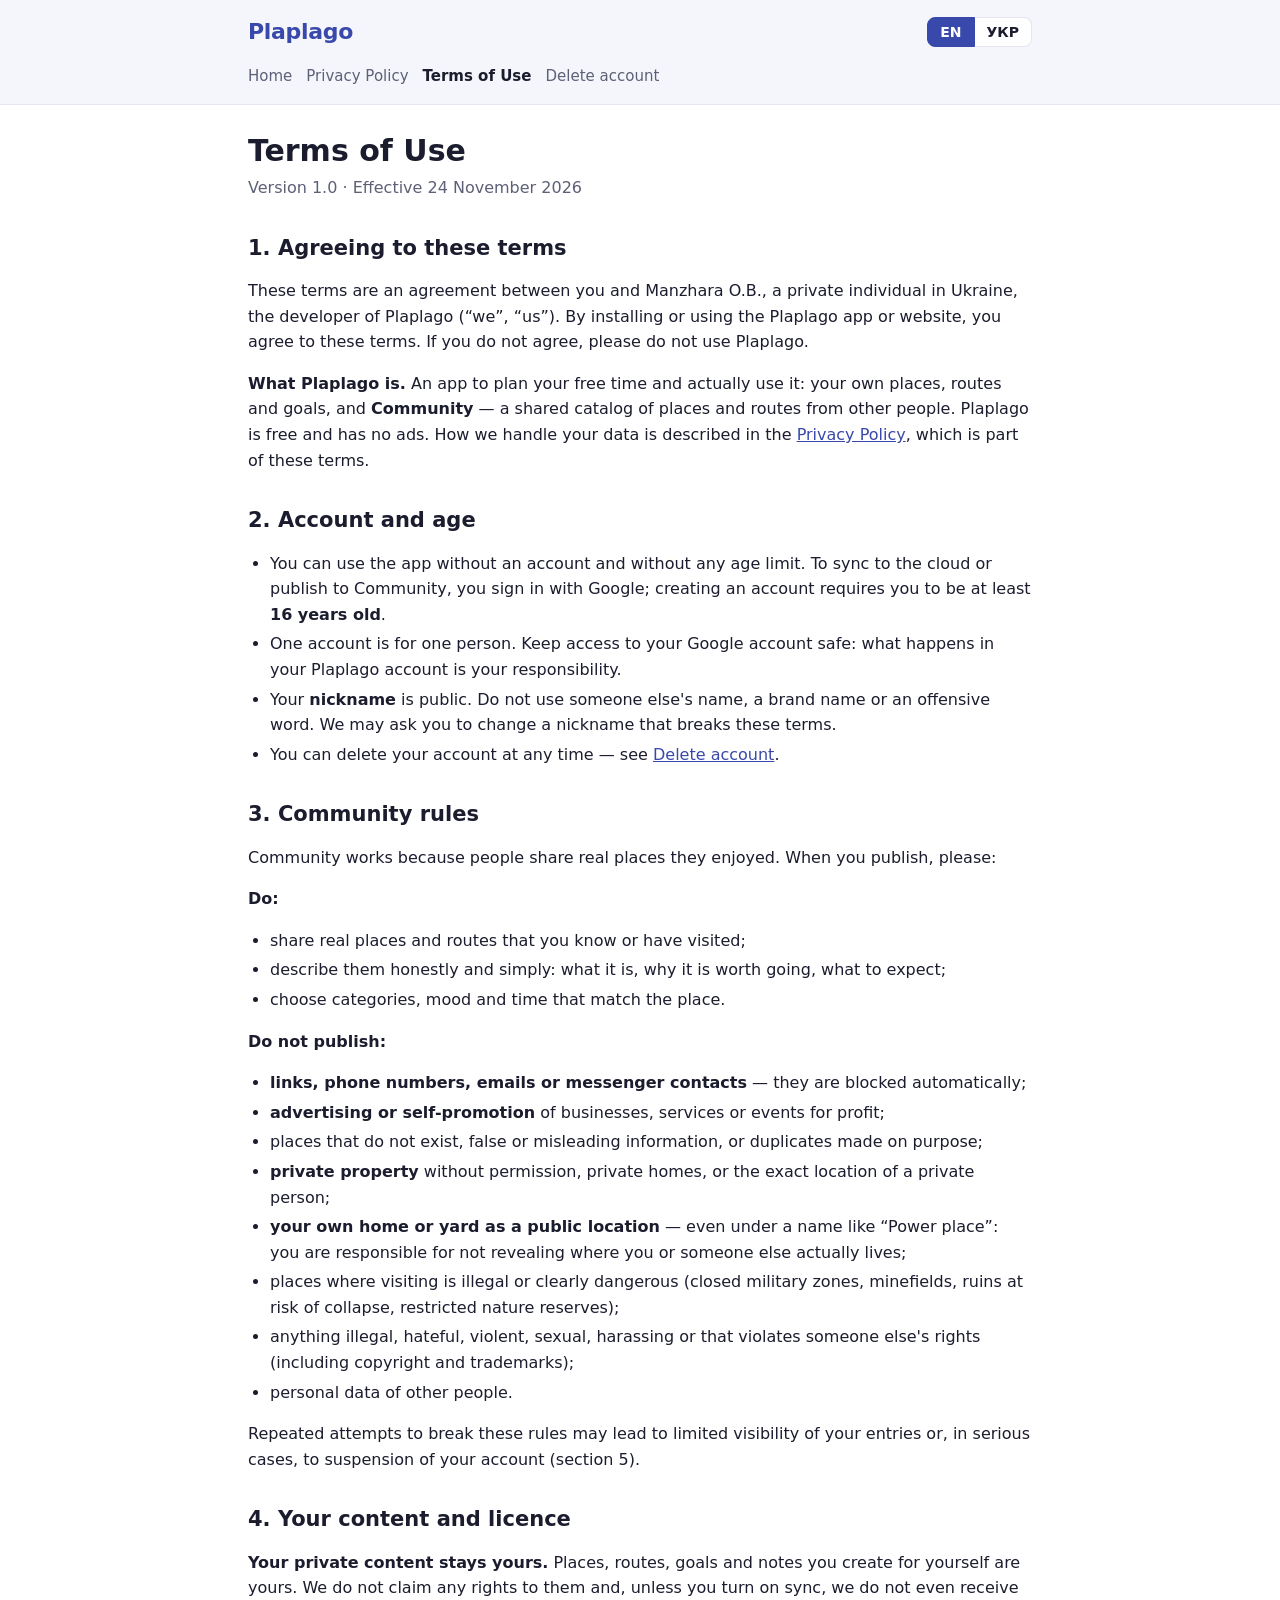
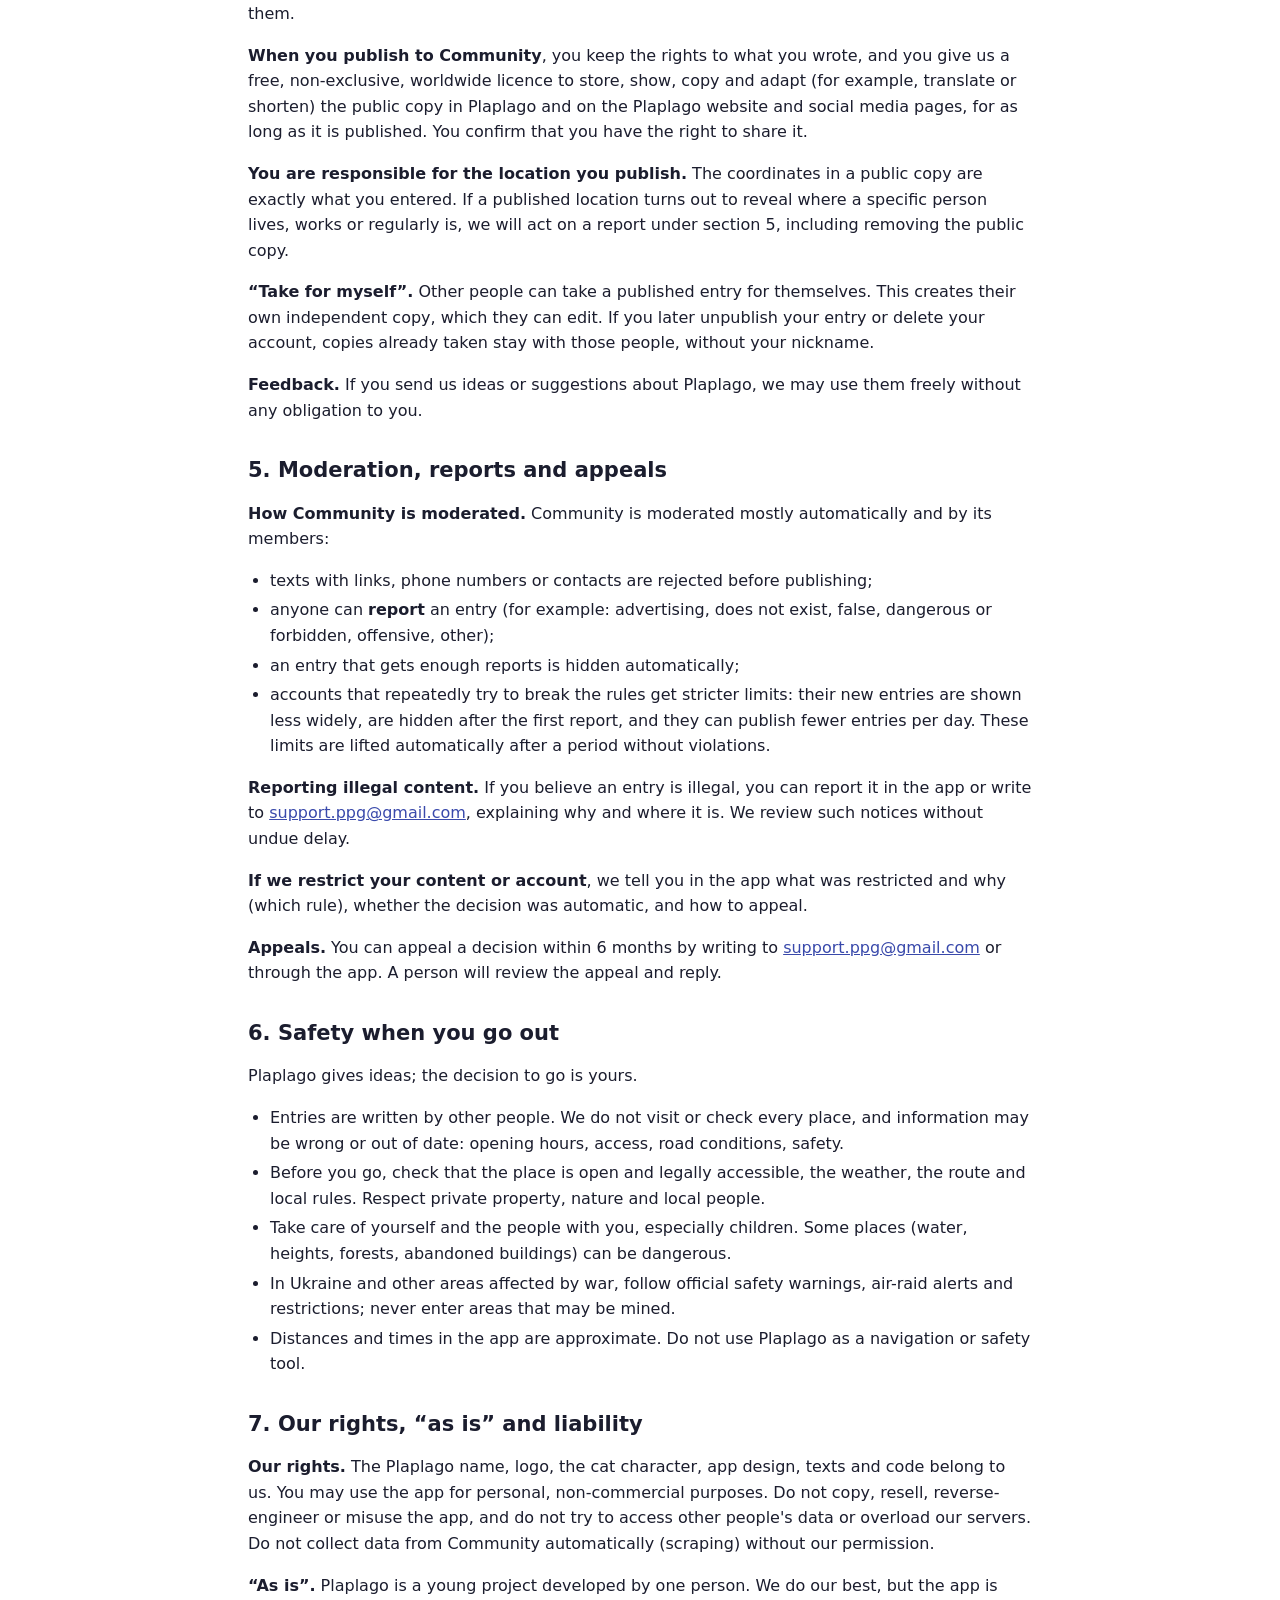
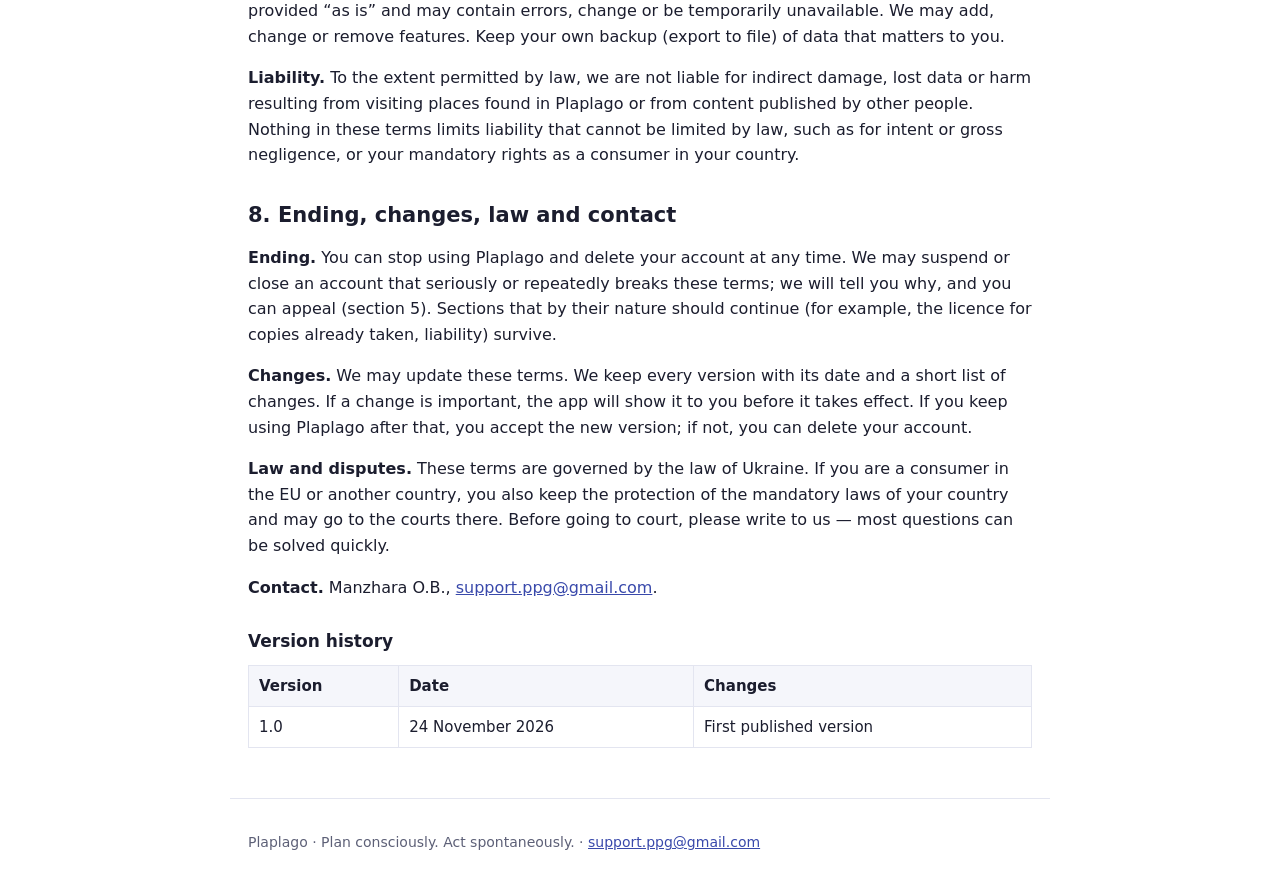
<file: terms.html>
<!doctype html>
<html lang="en" data-lang="en">
<head>
<meta charset="utf-8">
<meta name="viewport" content="width=device-width, initial-scale=1">
<title>Terms of Use · Plaplago</title>
<meta name="description" content="Plaplago Terms of Use and Community rules.">
<link rel="stylesheet" href="style.css">
<script src="lang.js"></script>
</head>
<body>
<header class="top">
  <div class="wrap bar">
    <a class="brand" href="index.html" data-keep>Plaplago</a>
    <div class="switch" role="group" aria-label="Language">
      <button type="button" data-set="en">EN</button><button type="button" data-set="uk">УКР</button>
    </div>
  </div>
  <nav class="wrap nav"><span lang="en"><a href="index.html" class="" data-keep>Home</a><a href="privacy.html" class="" data-keep>Privacy Policy</a><a href="terms.html" class="on" data-keep>Terms of Use</a><a href="delete-account.html" class="" data-keep>Delete account</a></span><span lang="uk"><a href="index.html" class="" data-keep>Головна</a><a href="privacy.html" class="" data-keep>Політика конфіденційності</a><a href="terms.html" class="on" data-keep>Умови використання</a><a href="delete-account.html" class="" data-keep>Видалення акаунта</a></span></nav>
</header>
<main class="wrap">
<article lang="en">
<h1>Terms of Use</h1>
<p class="meta">Version 1.0 · Effective 24 November 2026</p>

<h2>1. Agreeing to these terms</h2>
<p>These terms are an agreement between you and Manzhara O.B., a private individual in Ukraine, the developer of Plaplago (“we”, “us”). By installing or using the Plaplago app or website, you agree to these terms. If you do not agree, please do not use Plaplago.</p>
<p><b>What Plaplago is.</b> An app to plan your free time and actually use it: your own places, routes and goals, and <b>Community</b> — a shared catalog of places and routes from other people. Plaplago is free and has no ads. How we handle your data is described in the <a href="privacy.html" data-keep>Privacy Policy</a>, which is part of these terms.</p>

<h2>2. Account and age</h2>
<ul>
<li>You can use the app without an account and without any age limit. To sync to the cloud or publish to Community, you sign in with Google; creating an account requires you to be at least <b>16 years old</b>.</li>
<li>One account is for one person. Keep access to your Google account safe: what happens in your Plaplago account is your responsibility.</li>
<li>Your <b>nickname</b> is public. Do not use someone else's name, a brand name or an offensive word. We may ask you to change a nickname that breaks these terms.</li>
<li>You can delete your account at any time — see <a href="delete-account.html" data-keep>Delete account</a>.</li>
</ul>

<h2>3. Community rules</h2>
<p>Community works because people share real places they enjoyed. When you publish, please:</p>
<p><b>Do:</b></p>
<ul>
<li>share real places and routes that you know or have visited;</li>
<li>describe them honestly and simply: what it is, why it is worth going, what to expect;</li>
<li>choose categories, mood and time that match the place.</li>
</ul>
<p><b>Do not publish:</b></p>
<ul>
<li><b>links, phone numbers, emails or messenger contacts</b> — they are blocked automatically;</li>
<li><b>advertising or self-promotion</b> of businesses, services or events for profit;</li>
<li>places that do not exist, false or misleading information, or duplicates made on purpose;</li>
<li><b>private property</b> without permission, private homes, or the exact location of a private person;</li>
<li><b>your own home or yard as a public location</b> — even under a name like “Power place”: you are responsible for not revealing where you or someone else actually lives;</li>
<li>places where visiting is illegal or clearly dangerous (closed military zones, minefields, ruins at risk of collapse, restricted nature reserves);</li>
<li>anything illegal, hateful, violent, sexual, harassing or that violates someone else's rights (including copyright and trademarks);</li>
<li>personal data of other people.</li>
</ul>
<p>Repeated attempts to break these rules may lead to limited visibility of your entries or, in serious cases, to suspension of your account (section 5).</p>

<h2>4. Your content and licence</h2>
<p><b>Your private content stays yours.</b> Places, routes, goals and notes you create for yourself are yours. We do not claim any rights to them and, unless you turn on sync, we do not even receive them.</p>
<p><b>When you publish to Community</b>, you keep the rights to what you wrote, and you give us a free, non-exclusive, worldwide licence to store, show, copy and adapt (for example, translate or shorten) the public copy in Plaplago and on the Plaplago website and social media pages, for as long as it is published. You confirm that you have the right to share it.</p>
<p><b>You are responsible for the location you publish.</b> The coordinates in a public copy are exactly what you entered. If a published location turns out to reveal where a specific person lives, works or regularly is, we will act on a report under section 5, including removing the public copy.</p>
<p><b>“Take for myself”.</b> Other people can take a published entry for themselves. This creates their own independent copy, which they can edit. If you later unpublish your entry or delete your account, copies already taken stay with those people, without your nickname.</p>
<p><b>Feedback.</b> If you send us ideas or suggestions about Plaplago, we may use them freely without any obligation to you.</p>

<h2>5. Moderation, reports and appeals</h2>
<p><b>How Community is moderated.</b> Community is moderated mostly automatically and by its members:</p>
<ul>
<li>texts with links, phone numbers or contacts are rejected before publishing;</li>
<li>anyone can <b>report</b> an entry (for example: advertising, does not exist, false, dangerous or forbidden, offensive, other);</li>
<li>an entry that gets enough reports is hidden automatically;</li>
<li>accounts that repeatedly try to break the rules get stricter limits: their new entries are shown less widely, are hidden after the first report, and they can publish fewer entries per day. These limits are lifted automatically after a period without violations.</li>
</ul>
<p><b>Reporting illegal content.</b> If you believe an entry is illegal, you can report it in the app or write to <a href="mailto:support.ppg@gmail.com">support.ppg@gmail.com</a>, explaining why and where it is. We review such notices without undue delay.</p>
<p><b>If we restrict your content or account</b>, we tell you in the app what was restricted and why (which rule), whether the decision was automatic, and how to appeal.</p>
<p><b>Appeals.</b> You can appeal a decision within 6 months by writing to <a href="mailto:support.ppg@gmail.com">support.ppg@gmail.com</a> or through the app. A person will review the appeal and reply.</p>

<h2>6. Safety when you go out</h2>
<p>Plaplago gives ideas; the decision to go is yours.</p>
<ul>
<li>Entries are written by other people. We do not visit or check every place, and information may be wrong or out of date: opening hours, access, road conditions, safety.</li>
<li>Before you go, check that the place is open and legally accessible, the weather, the route and local rules. Respect private property, nature and local people.</li>
<li>Take care of yourself and the people with you, especially children. Some places (water, heights, forests, abandoned buildings) can be dangerous.</li>
<li>In Ukraine and other areas affected by war, follow official safety warnings, air-raid alerts and restrictions; never enter areas that may be mined.</li>
<li>Distances and times in the app are approximate. Do not use Plaplago as a navigation or safety tool.</li>
</ul>

<h2>7. Our rights, “as is” and liability</h2>
<p><b>Our rights.</b> The Plaplago name, logo, the cat character, app design, texts and code belong to us. You may use the app for personal, non-commercial purposes. Do not copy, resell, reverse-engineer or misuse the app, and do not try to access other people's data or overload our servers. Do not collect data from Community automatically (scraping) without our permission.</p>
<p><b>“As is”.</b> Plaplago is a young project developed by one person. We do our best, but the app is provided “as is” and may contain errors, change or be temporarily unavailable. We may add, change or remove features. Keep your own backup (export to file) of data that matters to you.</p>
<p><b>Liability.</b> To the extent permitted by law, we are not liable for indirect damage, lost data or harm resulting from visiting places found in Plaplago or from content published by other people. Nothing in these terms limits liability that cannot be limited by law, such as for intent or gross negligence, or your mandatory rights as a consumer in your country.</p>

<h2>8. Ending, changes, law and contact</h2>
<p><b>Ending.</b> You can stop using Plaplago and delete your account at any time. We may suspend or close an account that seriously or repeatedly breaks these terms; we will tell you why, and you can appeal (section 5). Sections that by their nature should continue (for example, the licence for copies already taken, liability) survive.</p>
<p><b>Changes.</b> We may update these terms. We keep every version with its date and a short list of changes. If a change is important, the app will show it to you before it takes effect. If you keep using Plaplago after that, you accept the new version; if not, you can delete your account.</p>
<p><b>Law and disputes.</b> These terms are governed by the law of Ukraine. If you are a consumer in the EU or another country, you also keep the protection of the mandatory laws of your country and may go to the courts there. Before going to court, please write to us — most questions can be solved quickly.</p>
<p><b>Contact.</b> Manzhara O.B., <a href="mailto:support.ppg@gmail.com">support.ppg@gmail.com</a>.</p>

<h3>Version history</h3>
<div class="tbl"><table>
<tr><th>Version</th><th>Date</th><th>Changes</th></tr>
<tr><td>1.0</td><td>24 November 2026</td><td>First published version</td></tr>
</table></div>
</article>
<article lang="uk">
<h1>Умови використання</h1>
<p class="meta">Версія 1.0 · Чинні з 24 листопада 2026</p>

<h2>1. Прийняття умов</h2>
<p>Ці умови — угода між тобою та Манжара О.Б., фізичною особою в Україні, розробником Plaplago («ми»). Встановлюючи або використовуючи застосунок чи сайт Plaplago, ти погоджуєшся з цими умовами. Якщо не погоджуєшся, не користуйся Plaplago.</p>
<p><b>Що таке Plaplago.</b> Застосунок, щоб планувати вільний час і справді його використовувати: власні місця, маршрути і цілі, а також <b>«Спільнота»</b> — спільний каталог місць і маршрутів від інших людей. Plaplago безкоштовний і без реклами. Як ми працюємо з даними, описано в <a href="privacy.html" data-keep>Політиці конфіденційності</a>, яка є частиною цих умов.</p>

<h2>2. Акаунт і вік</h2>
<ul>
<li>Користуватися застосунком можна без акаунта і без вікових обмежень. Для синхронізації з хмарою чи публікації в «Спільноті» потрібен вхід через Google; створити акаунт можна з <b>16 років</b>.</li>
<li>Один акаунт — одна людина. Бережи доступ до свого акаунта Google: за те, що відбувається в твоєму акаунті Plaplago, відповідаєш ти.</li>
<li>Твій <b>нікнейм</b> публічний. Не використовуй чуже ім'я, назву бренду чи образливе слово. Ми можемо попросити змінити нікнейм, який порушує ці умови.</li>
<li>Видалити акаунт можна будь-коли — див. <a href="delete-account.html" data-keep>Видалення акаунта</a>.</li>
</ul>

<h2>3. Правила «Спільноти»</h2>
<p>«Спільнота» працює, бо люди діляться справжніми місцями, які їм сподобались. Коли публікуєш, будь ласка:</p>
<p><b>Можна і треба:</b></p>
<ul>
<li>ділитися справжніми місцями і маршрутами, які ти знаєш або відвідував;</li>
<li>описувати чесно і просто: що це, чому варто поїхати, чого чекати;</li>
<li>обирати категорії, настрій і час, які відповідають місцю.</li>
</ul>
<p><b>Не публікуй:</b></p>
<ul>
<li><b>посилання, телефони, email чи контакти в месенджерах</b> — вони блокуються автоматично;</li>
<li><b>рекламу чи самопіар</b> бізнесу, послуг чи комерційних подій;</li>
<li>неіснуючі місця, неправдиву чи оманливу інформацію, або навмисні дублі;</li>
<li><b>приватну власність</b> без дозволу, приватні будинки чи точне місце проживання приватної особи;</li>
<li><b>власний дім чи двір як публічну точку</b> — навіть під назвою «Місце сили»: саме ти відповідаєш за те, щоб не розкрити, де фактично живеш ти чи хтось інший;</li>
<li>місця, відвідувати які незаконно або явно небезпечно (закриті військові зони, заміновані території, руїни з ризиком обвалу, заповідні зони з забороною відвідування);</li>
<li>будь-що незаконне, ненависницьке, жорстоке, сексуальне, цькування або те, що порушує права інших (зокрема авторські права і торгові марки);</li>
<li>персональні дані інших людей.</li>
</ul>
<p>Повторні спроби порушити правила можуть призвести до обмеження видимості твоїх записів, а в серйозних випадках — до блокування акаунта (розділ 5).</p>

<h2>4. Твій контент і ліцензія</h2>
<p><b>Твій приватний контент лишається твоїм.</b> Місця, маршрути, цілі і нотатки, які ти створюєш для себе, належать тобі. Ми не претендуємо на них і, якщо ти не ввімкнеш синхронізацію, навіть їх не отримуємо.</p>
<p><b>Коли ти публікуєш у «Спільноту»</b>, права на написане лишаються за тобою, а ти даєш нам безкоштовну невиключну світову ліцензію зберігати, показувати, копіювати і адаптувати (наприклад, перекладати чи скорочувати) публічну копію в Plaplago, на сайті та сторінках Plaplago в соцмережах, поки вона опублікована. Ти підтверджуєш, що маєш право цим ділитися.</p>
<p><b>Ти відповідаєш за місце, яке публікуєш.</b> Координати в публічній копії — рівно ті, що ти ввів. Якщо опубліковане місце виявиться таким, що розкриває, де конкретна людина живе, працює чи постійно буває, ми відреагуємо на скаргу за розділом 5, зокрема прибравши публічну копію.</p>
<p><b>«Взяти собі».</b> Інші люди можуть взяти опублікований запис собі. Так з'являється їхня самостійна копія, яку вони можуть змінювати. Якщо ти потім знімеш свій запис з публікації або видалиш акаунт, уже взяті копії лишаться в цих людей без твого нікнейму.</p>
<p><b>Відгуки.</b> Якщо ти надсилаєш нам ідеї чи пропозиції щодо Plaplago, ми можемо вільно їх використовувати без зобов'язань перед тобою.</p>

<h2>5. Модерація, скарги і оскарження</h2>
<p><b>Як модерується «Спільнота».</b> Переважно автоматично та самою спільнотою:</p>
<ul>
<li>тексти з посиланнями, телефонами чи контактами відхиляються ще до публікації;</li>
<li>будь-хто може <b>поскаржитися</b> на запис (наприклад: реклама, не існує, неправда, небезпечно чи заборонено, образливо, інше);</li>
<li>запис, який зібрав достатньо скарг, ховається автоматично;</li>
<li>для акаунтів, які неодноразово намагаються порушити правила, обмеження суворіші: їхні нові записи показуються вужче, ховаються після першої скарги, і публікувати можна менше записів на день. Ці обмеження знімаються автоматично після періоду без порушень.</li>
</ul>
<p><b>Повідомлення про незаконний контент.</b> Якщо ти вважаєш запис незаконним, поскаржся в застосунку або напиши на <a href="mailto:support.ppg@gmail.com">support.ppg@gmail.com</a>, пояснивши, чому і де він. Ми розглядаємо такі повідомлення без зайвих затримок.</p>
<p><b>Якщо ми обмежуємо твій контент чи акаунт</b>, застосунок повідомить, що саме обмежено і чому (яке правило), чи рішення було автоматичним і як його оскаржити.</p>
<p><b>Оскарження.</b> Оскаржити рішення можна протягом 6 місяців, написавши на <a href="mailto:support.ppg@gmail.com">support.ppg@gmail.com</a> або через застосунок. Оскарження розгляне людина і відповість.</p>

<h2>6. Безпека, коли їдеш у місця</h2>
<p>Plaplago дає ідеї, а рішення їхати — за тобою.</p>
<ul>
<li>Записи пишуть інші люди. Ми не відвідуємо і не перевіряємо кожне місце, і інформація може бути неточною чи застарілою: години роботи, доступ, стан доріг, безпека.</li>
<li>Перед поїздкою перевір, чи місце відкрите і доступне законно, а також погоду, маршрут і місцеві правила. Поважай приватну власність, природу і місцевих мешканців.</li>
<li>Дбай про себе і тих, хто поруч, особливо дітей. Деякі місця (вода, висота, ліс, покинуті будівлі) можуть бути небезпечними.</li>
<li>В Україні та інших регіонах, постраждалих від війни, дотримуйся офіційних попереджень, повітряних тривог і обмежень; ніколи не заходь на території, які можуть бути заміновані.</li>
<li>Відстані й час у застосунку приблизні. Не використовуй Plaplago як навігатор чи засіб безпеки.</li>
</ul>

<h2>7. Наші права, «як є» і відповідальність</h2>
<p><b>Наші права.</b> Назва Plaplago, логотип, кіт-персонаж, дизайн застосунку, тексти і код належать нам. Застосунком можна користуватися для особистих некомерційних цілей. Не копіюй, не перепродавай, не розбирай код і не зловживай застосунком, не намагайся отримати доступ до чужих даних чи перевантажити наші сервери. Не збирай дані зі «Спільноти» автоматично (скрапінг) без нашого дозволу.</p>
<p><b>«Як є».</b> Plaplago — молодий проєкт, який розробляє одна людина. Ми стараємося, але застосунок надається «як є» і може мати помилки, змінюватися або тимчасово бути недоступним. Ми можемо додавати, змінювати чи прибирати функції. Роби власну копію (експорт у файл) важливих для тебе даних.</p>
<p><b>Відповідальність.</b> У межах, дозволених законом, ми не відповідаємо за непрямі збитки, втрачені дані чи шкоду від відвідування місць, знайдених у Plaplago, або від контенту, який опублікували інші люди. Ці умови не обмежують відповідальність, яку закон не дозволяє обмежувати (наприклад, за умисел чи грубу недбалість), і твої обов'язкові права споживача у твоїй країні.</p>

<h2>8. Припинення, зміни, право і контакти</h2>
<p><b>Припинення.</b> Ти можеш перестати користуватися Plaplago і видалити акаунт будь-коли. Ми можемо призупинити чи закрити акаунт, який серйозно чи повторно порушує ці умови; ми пояснимо чому, і ти зможеш оскаржити (розділ 5). Положення, які за своєю суттю мають діяти далі (наприклад, ліцензія для вже взятих копій, відповідальність), залишаються чинними.</p>
<p><b>Зміни.</b> Ми можемо оновлювати ці умови. Кожну версію ми зберігаємо з датою і коротким списком змін. Якщо зміна важлива, застосунок покаже її до того, як вона набуде чинності. Якщо ти продовжуєш користуватися Plaplago після цього, ти приймаєш нову версію; якщо ні — можеш видалити акаунт.</p>
<p><b>Право і спори.</b> Ці умови регулюються правом України. Якщо ти споживач у ЄС чи іншій країні, за тобою зберігається захист обов'язкових законів твоєї країни, і ти можеш звертатися до судів там. Перш ніж іти до суду, напиши нам: більшість питань можна вирішити швидко.</p>
<p><b>Контакти.</b> Манжара О.Б., <a href="mailto:support.ppg@gmail.com">support.ppg@gmail.com</a>.</p>

<h3>Історія версій</h3>
<div class="tbl"><table>
<tr><th>Версія</th><th>Дата</th><th>Зміни</th></tr>
<tr><td>1.0</td><td>24 листопада 2026</td><td>Перша опублікована версія</td></tr>
</table></div>
</article>
</main>
<footer class="wrap foot">
  <p lang="en">Plaplago · Plan consciously. Act spontaneously. · <a href="mailto:support.ppg@gmail.com">support.ppg@gmail.com</a></p>
  <p lang="uk">Plaplago · Плануй свідомо. Дій спонтанно. · <a href="mailto:support.ppg@gmail.com">support.ppg@gmail.com</a></p>
</footer>
</body>
</html>
</file>
<file: style.css>
:root{--ink:#1b1d2e;--muted:#5d6077;--bg:#ffffff;--soft:#f5f6fb;--line:#e3e5f0;--accent:#3949AB;--accent2:#FF5722;color-scheme:light}
@media (prefers-color-scheme:dark){:root{--ink:#eceef8;--muted:#a7aac2;--bg:#121320;--soft:#1b1d2e;--line:#2c2f45;--accent:#9fa8ff;--accent2:#ff8a65;color-scheme:dark}}
*{box-sizing:border-box}
body{margin:0;background:var(--bg);color:var(--ink);font:16px/1.6 system-ui,-apple-system,"Segoe UI",Roboto,"Noto Sans",sans-serif}
.wrap{max-width:820px;margin:0 auto;padding-left:max(18px,env(safe-area-inset-left));padding-right:max(18px,env(safe-area-inset-right))}
.top{border-bottom:1px solid var(--line);background:var(--soft)}
.bar{display:flex;align-items:center;justify-content:space-between;padding-block:14px}
.brand{font-weight:800;font-size:22px;color:var(--accent);text-decoration:none;letter-spacing:-.3px}
.switch button{border:1px solid var(--line);background:var(--bg);color:var(--ink);padding:6px 12px;font:600 14px system-ui,sans-serif;cursor:pointer}
.switch button:first-child{border-radius:8px 0 0 8px}.switch button:last-child{border-radius:0 8px 8px 0;border-left:0}
html[data-lang=en] .switch [data-set=en],html[data-lang=uk] .switch [data-set=uk]{background:var(--accent);color:#fff;border-color:var(--accent)}
.nav{display:block;padding-bottom:10px}
.nav a{display:inline-block;margin:0 14px 6px 0;color:var(--muted);text-decoration:none;font-size:15px}
.nav a.on{color:var(--ink);font-weight:700}
main{padding-block:28px 40px}
h1{font-size:30px;line-height:1.2;margin:0 0 6px;text-wrap:balance}
h2{font-size:21px;margin:34px 0 8px;line-height:1.3}
h3{font-size:17px;margin:28px 0 8px}
a{color:var(--accent)}
.meta{color:var(--muted);margin-top:0}
.lead{background:var(--soft);border-left:4px solid var(--accent2);padding:12px 16px;border-radius:6px}
ul,ol{padding-left:22px}li{margin:4px 0}
.tbl{overflow-x:auto;margin:10px 0}
table{border-collapse:collapse;width:100%;font-size:15px}
th,td{border:1px solid var(--line);padding:8px 10px;text-align:left;vertical-align:top}
th{background:var(--soft)}
.hero h1{font-size:44px;color:var(--accent)}
.tag{font-size:20px;font-weight:600;color:var(--accent2);margin-top:0}
.soon{color:var(--muted)}
.cards{display:grid;grid-template-columns:repeat(auto-fit,minmax(220px,1fr));gap:14px;margin:26px 0}
.card{display:block;border:1px solid var(--line);border-radius:12px;padding:16px;text-decoration:none;color:var(--ink);background:var(--soft)}
.card h2{margin:0 0 6px;font-size:18px;color:var(--accent)}
.card p{margin:0;color:var(--muted);font-size:15px}
.foot{border-top:1px solid var(--line);padding-block:18px;color:var(--muted);font-size:14px}
html[data-lang=en] [lang=uk]{display:none}
html[data-lang=uk] [lang=en]{display:none}
</file>
